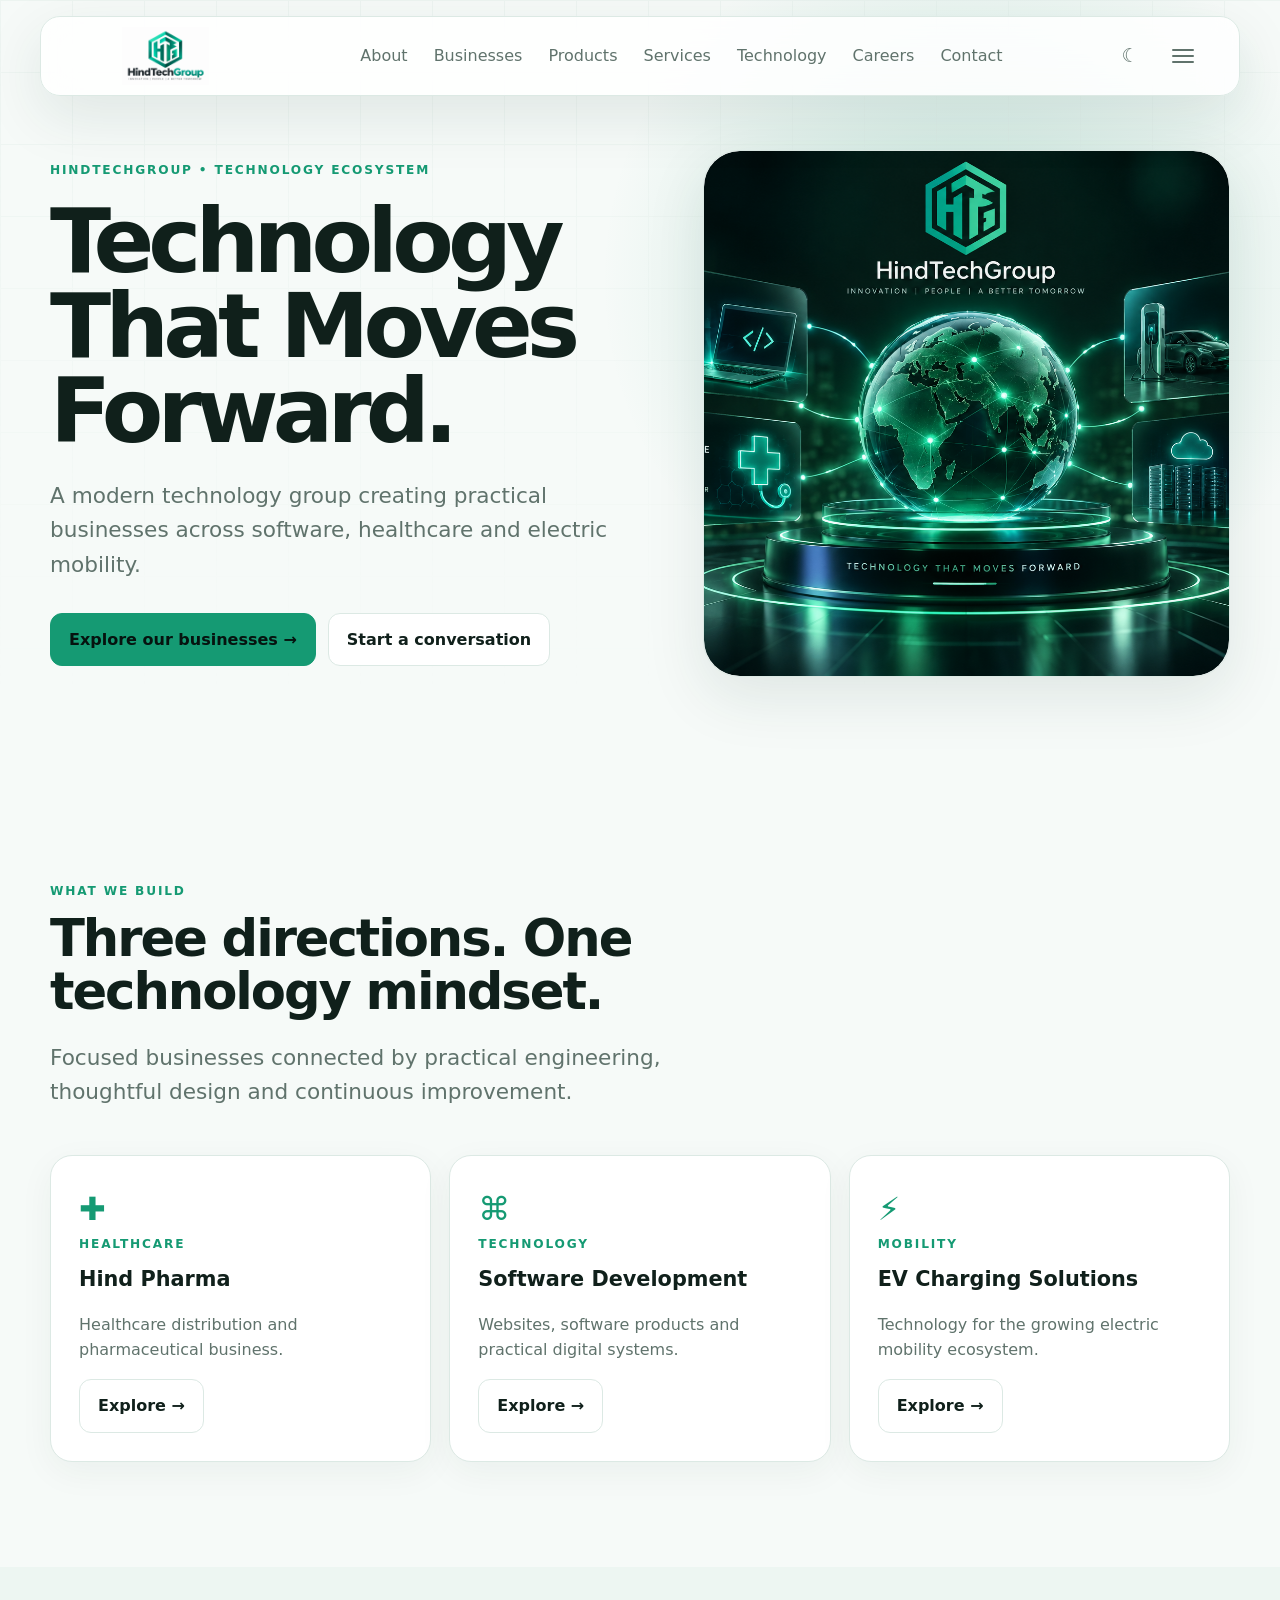
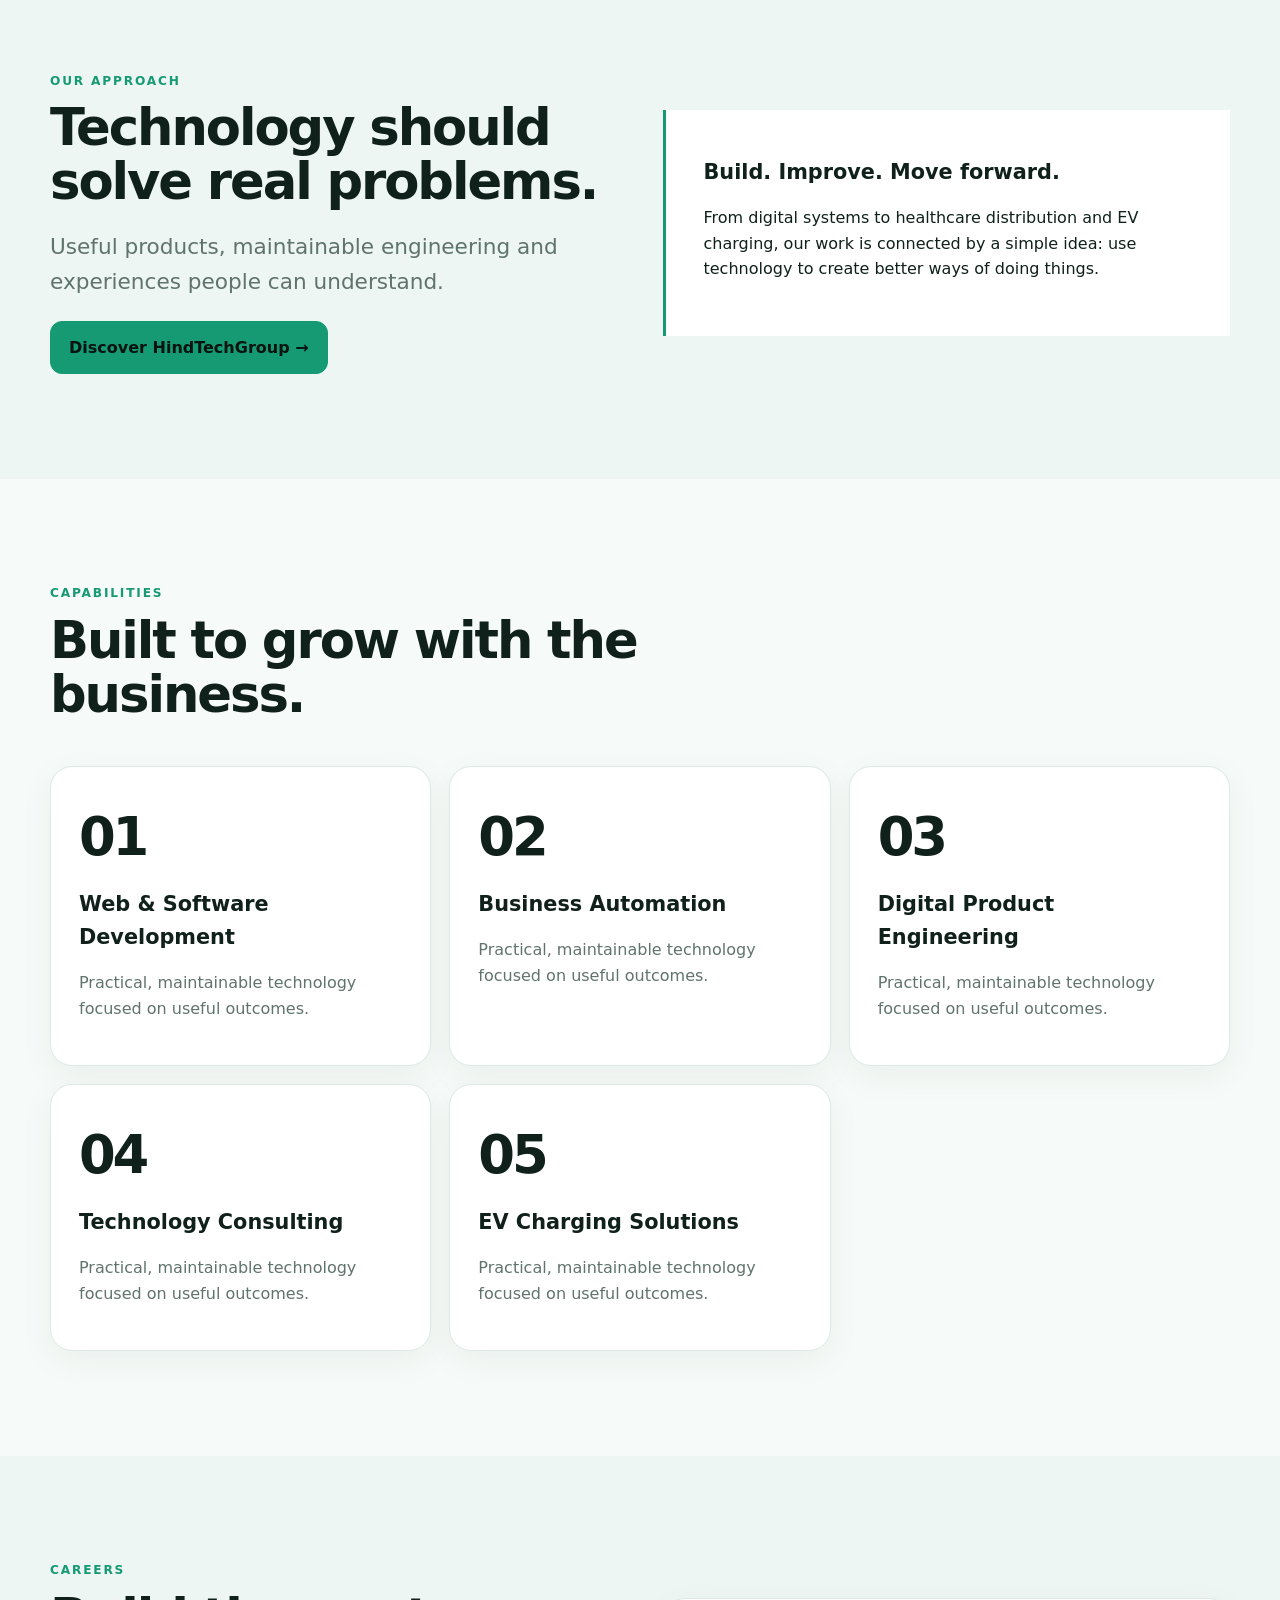
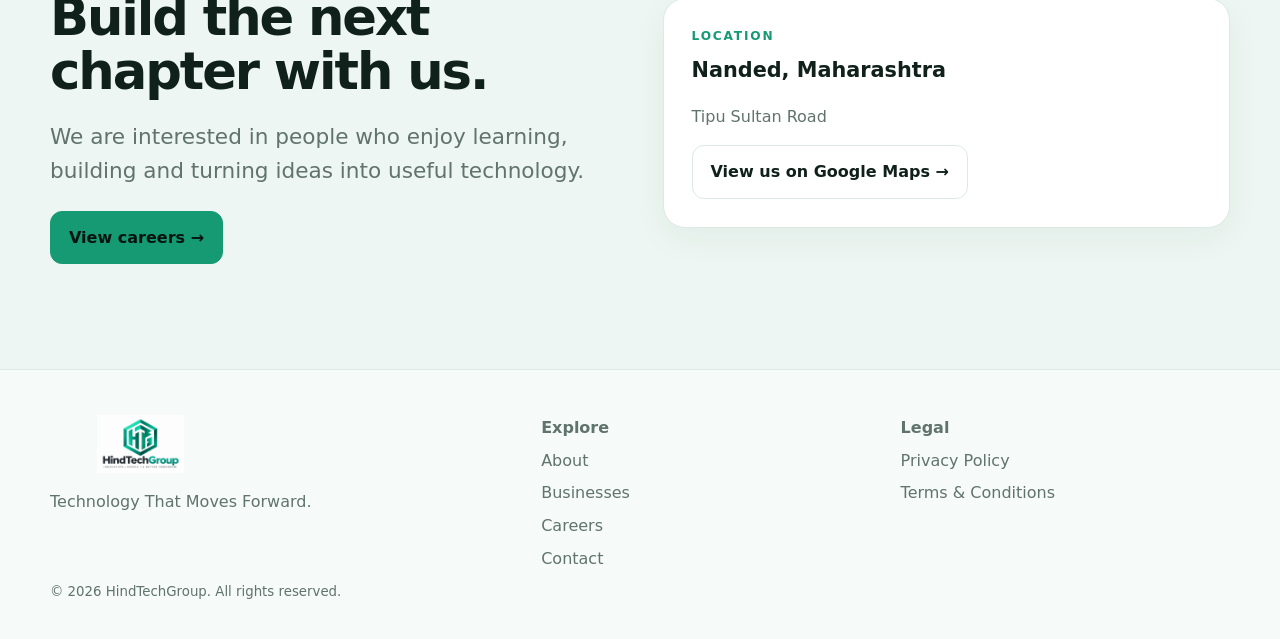
<file: index.html>
<!doctype html><html lang="en"><head><meta charset="utf-8"><meta name="viewport" content="width=device-width,initial-scale=1"><base href="View/"><script>(function(){var n=navigator,s=n.screen||{},u=n.userAgent||'',touch=(n.maxTouchPoints||0)>0,smallScreen=(s.width||0)<=700,appleTouch=/Macintosh|MacIntel/.test(u)&&touch,desktopUA=!/Mobi|Android.*Mobile|iPhone|iPod|Windows Phone/i.test(u),wideViewport=(window.innerWidth||0)>=900;var desktopRequest=touch&&((smallScreen&&desktopUA)||appleTouch&&wideViewport);if(desktopRequest){document.documentElement.dataset.layout='desktop';var v=document.querySelector('meta[name="viewport"]');if(v)v.setAttribute('content','width=980,initial-scale=1');}})();</script><meta name="description" content="HindTechGroup builds technology across software, healthcare and EV charging solutions."><link rel="canonical" href="https://hindtechgroup.co.in/"><meta name="theme-color" content="#159a73"><link rel="icon" href="../Assets/HTG_logo.png"><link rel="preload" as="image" href="../Assets/HTG_abstract%203D%20technology.png" fetchpriority="high"><link rel="stylesheet" href="styles.css"><title>HindTechGroup — Technology That Moves Forward.</title></head><body><header class="siteHeader"><div class="nav container"><a href="index.html"><img class="logo logoLight" src="../Assets/HTG_logo.png" alt="HindTechGroup"><img class="logo logoDark" src="../Assets/HTG_logo_dark.png" alt="HindTechGroup"></a><nav id="mainNav" class="navLinks" aria-label="Primary navigation"><a href="about.html">About</a><a href="businesses.html">Businesses</a><a href="products.html">Products</a><a href="services.html">Services</a><a href="technology.html">Technology</a><a href="careers.html">Careers</a><a href="contact.html">Contact</a></nav><div><button id="themeToggle" class="themeBtn" type="button" aria-label="Switch theme"><span class="themeIcon" aria-hidden="true">☼</span></button><button id="menuToggle" class="menuBtn" type="button" aria-controls="mainNav" aria-expanded="false" aria-label="Open navigation menu"><span class="menuIcon" aria-hidden="true"><i></i><i></i><i></i></span></button></div></div></header><main><section class="hero"><div class="container heroGrid"><div class="reveal"><div class="eyebrow">HINDTECHGROUP • TECHNOLOGY ECOSYSTEM</div><h1>Technology That Moves Forward.</h1><p class="lead">A modern technology group creating practical businesses across software, healthcare and electric mobility.</p><div class="actions"><a class="btn primary" href="businesses.html">Explore our businesses →</a><a class="btn secondary" href="contact.html">Start a conversation</a></div></div><div class="visual reveal"><img class="heroVisualImage" src="../Assets/HTG_abstract%203D%20technology.png" alt="Abstract 3D technology visual representing HindTechGroup" fetchpriority="high" decoding="async"></div></div></section><section class="section"><div class="container"><div class="sectionHead reveal"><div class="eyebrow">What we build</div><h2>Three directions. One technology mindset.</h2><p class="lead">Focused businesses connected by practical engineering, thoughtful design and continuous improvement.</p></div><div id="businessGrid" class="grid3"></div></div></section><section class="section alt"><div class="container split"><div class="reveal"><div class="eyebrow">Our approach</div><h2>Technology should solve real problems.</h2><p class="lead">Useful products, maintainable engineering and experiences people can understand.</p><a class="btn primary" href="about.html">Discover HindTechGroup →</a></div><div class="quote reveal"><h3>Build. Improve. Move forward.</h3><p>From digital systems to healthcare distribution and EV charging, our work is connected by a simple idea: use technology to create better ways of doing things.</p></div></div></section><section class="section"><div class="container"><div class="sectionHead reveal"><div class="eyebrow">Capabilities</div><h2>Built to grow with the business.</h2></div><div id="serviceGrid" class="grid3"></div></div></section><section class="section alt"><div class="container split"><div><div class="eyebrow">Careers</div><h2>Build the next chapter with us.</h2><p class="lead">We are interested in people who enjoy learning, building and turning ideas into useful technology.</p><a class="btn primary" href="careers.html">View careers →</a></div><div class="card"><div class="eyebrow">Location</div><h3>Nanded, Maharashtra</h3><p>Tipu Sultan Road</p><a class="btn secondary" target="_blank" rel="noopener" href="https://www.google.com/maps/search/?api=1&query=19.163365,77.329190">View us on Google Maps →</a></div></div></section></main><footer class="footer"><div class="container footerGrid"><div><img class="logo logoLight" src="../Assets/HTG_logo.png" alt="HindTechGroup" loading="lazy" decoding="async"><img class="logo logoDark" src="../Assets/HTG_logo_dark.png" alt="HindTechGroup" loading="lazy" decoding="async"><p>Technology That Moves Forward.</p></div><div><strong>Explore</strong><a href="about.html">About</a><a href="businesses.html">Businesses</a><a href="careers.html">Careers</a><a href="contact.html">Contact</a></div><div><strong>Legal</strong><a href="privacy.html">Privacy Policy</a><a href="terms.html">Terms & Conditions</a></div></div><div class="container"><small>© <span id="year"></span> HindTechGroup. All rights reserved.</small></div></footer><script type="module" src="site.js"></script></body></html>
</file>
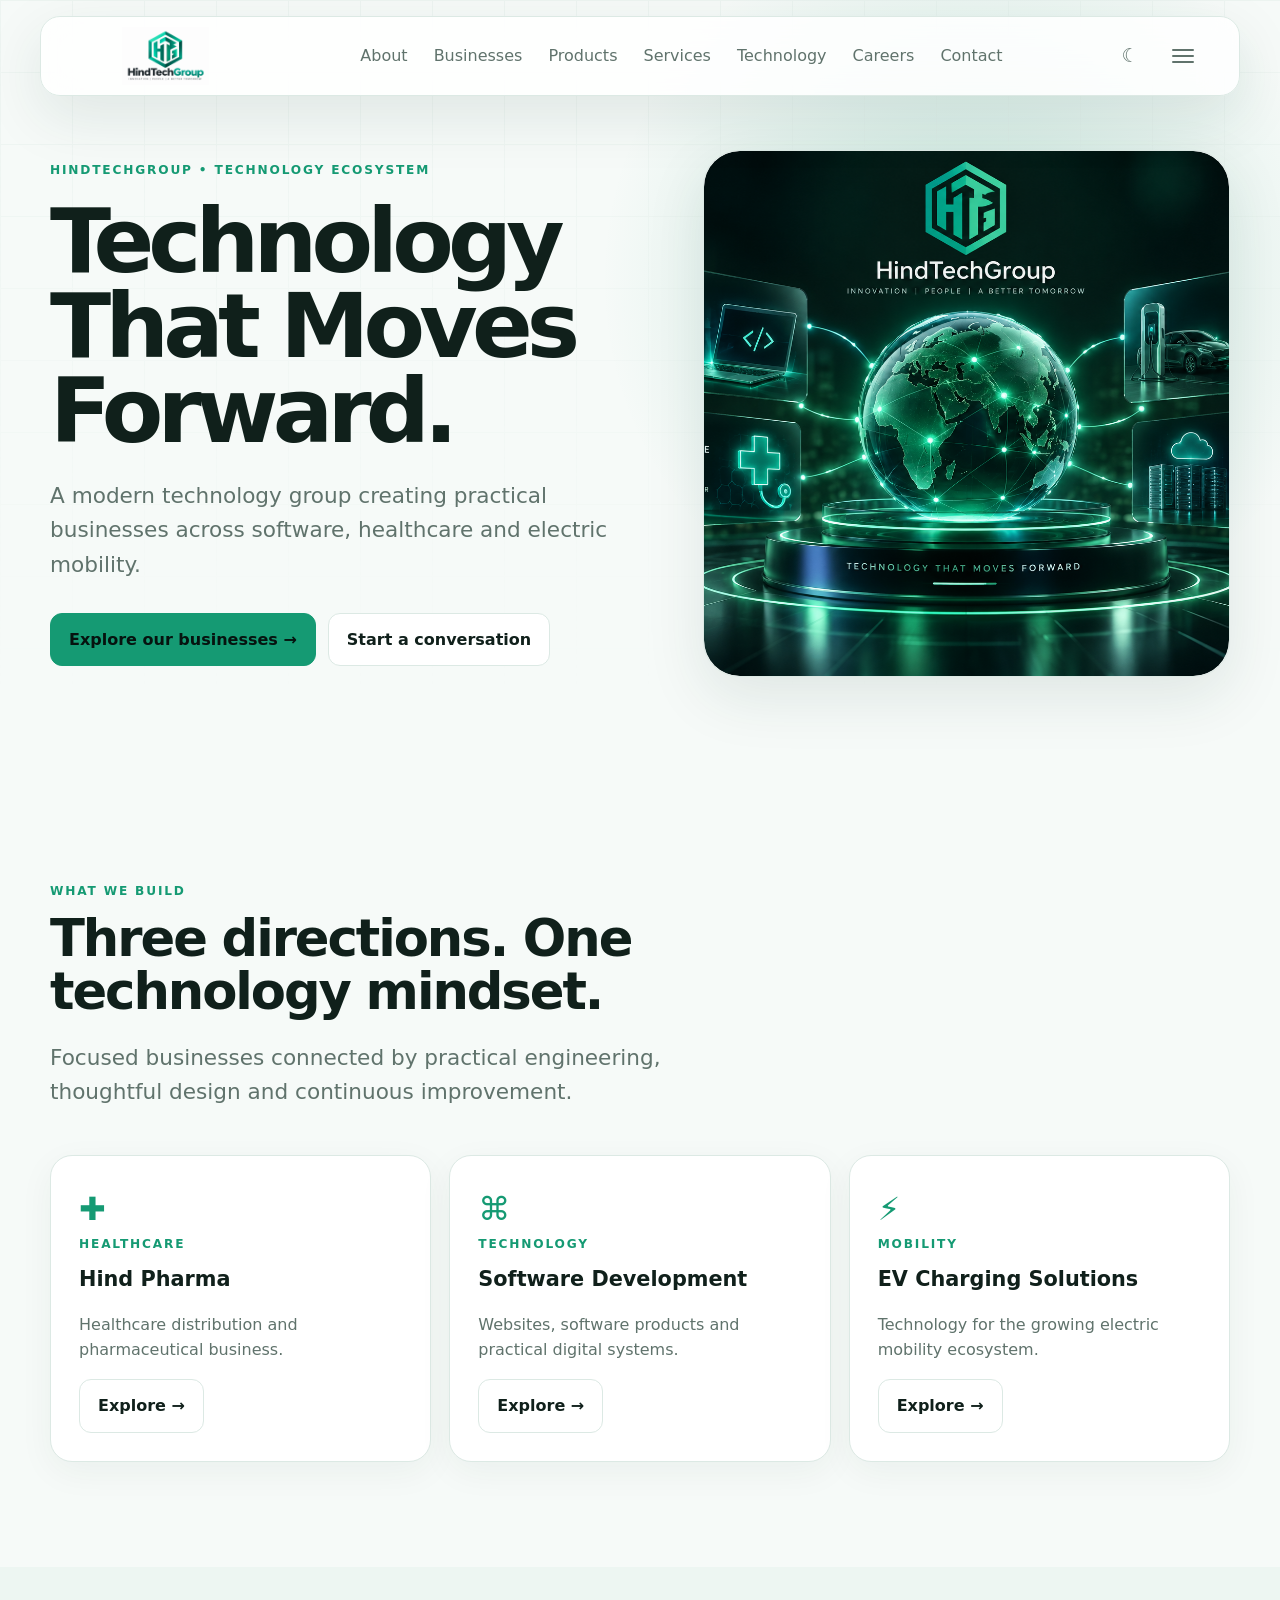
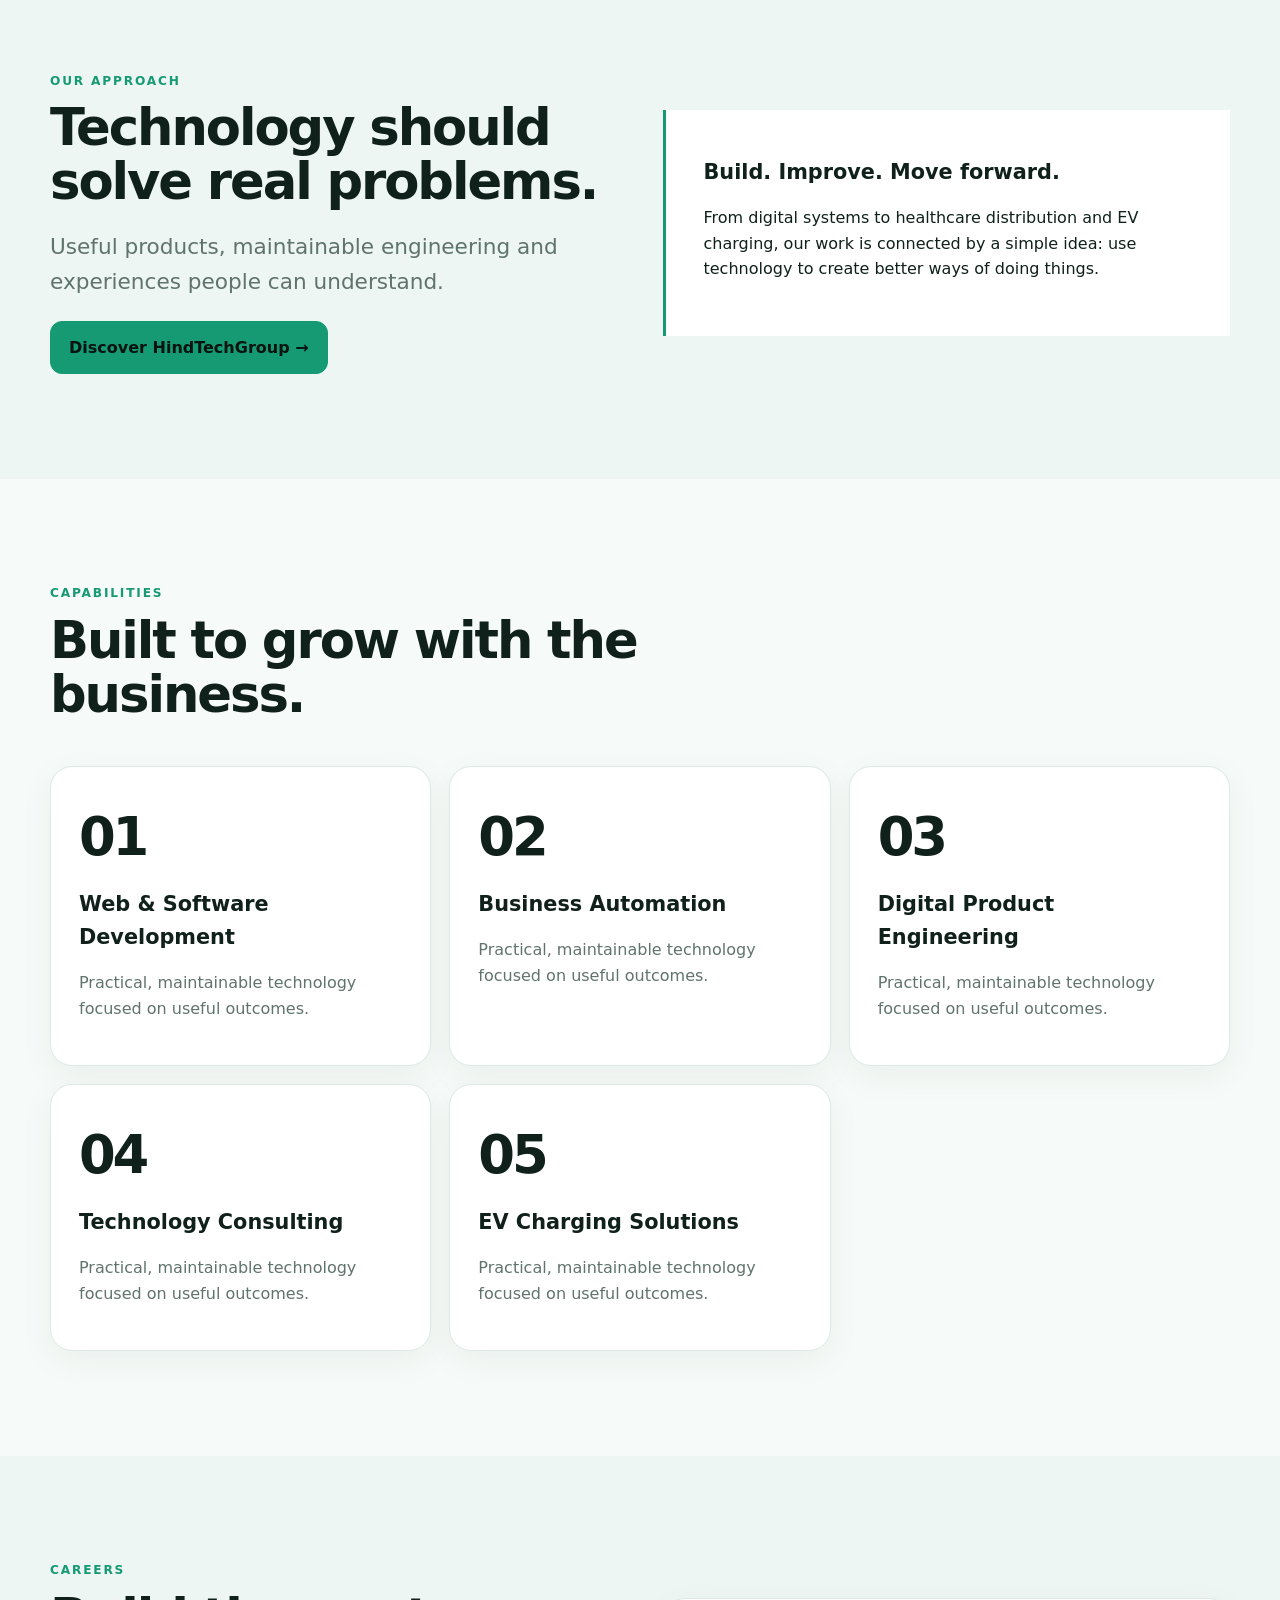
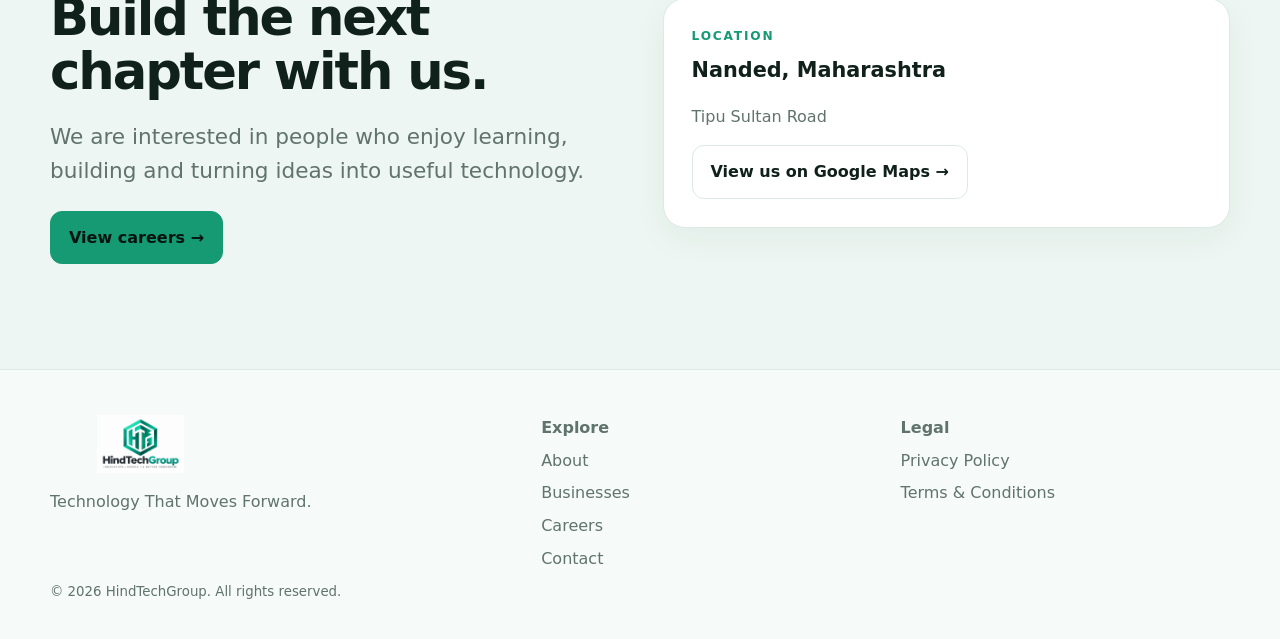
<file: View/index.html>
<!doctype html><html lang="en"><head><meta charset="utf-8"><meta name="viewport" content="width=device-width,initial-scale=1"><script>(function(){var n=navigator,s=n.screen||{},u=n.userAgent||'',touch=(n.maxTouchPoints||0)>0,smallScreen=(s.width||0)<=700,appleTouch=/Macintosh|MacIntel/.test(u)&&touch,desktopUA=!/Mobi|Android.*Mobile|iPhone|iPod|Windows Phone/i.test(u),wideViewport=(window.innerWidth||0)>=900;var desktopRequest=touch&&((smallScreen&&desktopUA)||appleTouch&&wideViewport);if(desktopRequest){document.documentElement.dataset.layout='desktop';var v=document.querySelector('meta[name="viewport"]');if(v)v.setAttribute('content','width=980,initial-scale=1');}})();</script><meta name="description" content="HindTechGroup builds technology across software, healthcare and EV charging solutions."><meta name="theme-color" content="#159a73"><link rel="icon" href="../Assets/HTG_logo.png"><link rel="preload" as="image" href="../Assets/HTG_abstract%203D%20technology.png" fetchpriority="high"><link rel="stylesheet" href="styles.css"><title>HindTechGroup — Technology That Moves Forward.</title></head><body><header class="siteHeader"><div class="nav container"><a href="index.html"><img class="logo logoLight" src="../Assets/HTG_logo.png" alt="HindTechGroup"><img class="logo logoDark" src="../Assets/HTG_logo_dark.png" alt="HindTechGroup"></a><nav id="mainNav" class="navLinks" aria-label="Primary navigation"><a href="about.html">About</a><a href="businesses.html">Businesses</a><a href="products.html">Products</a><a href="services.html">Services</a><a href="technology.html">Technology</a><a href="careers.html">Careers</a><a href="contact.html">Contact</a></nav><div><button id="themeToggle" class="themeBtn" type="button" aria-label="Switch theme"><span class="themeIcon" aria-hidden="true">☼</span></button><button id="menuToggle" class="menuBtn" type="button" aria-controls="mainNav" aria-expanded="false" aria-label="Open navigation menu"><span class="menuIcon" aria-hidden="true"><i></i><i></i><i></i></span></button></div></div></header><main><section class="hero"><div class="container heroGrid"><div class="reveal"><div class="eyebrow">HINDTECHGROUP • TECHNOLOGY ECOSYSTEM</div><h1>Technology That Moves Forward.</h1><p class="lead">A modern technology group creating practical businesses across software, healthcare and electric mobility.</p><div class="actions"><a class="btn primary" href="businesses.html">Explore our businesses →</a><a class="btn secondary" href="contact.html">Start a conversation</a></div></div><div class="visual reveal"><img class="heroVisualImage" src="../Assets/HTG_abstract%203D%20technology.png" alt="Abstract 3D technology visual representing HindTechGroup" fetchpriority="high" decoding="async"></div></div></section><section class="section"><div class="container"><div class="sectionHead reveal"><div class="eyebrow">What we build</div><h2>Three directions. One technology mindset.</h2><p class="lead">Focused businesses connected by practical engineering, thoughtful design and continuous improvement.</p></div><div id="businessGrid" class="grid3"></div></div></section><section class="section alt"><div class="container split"><div class="reveal"><div class="eyebrow">Our approach</div><h2>Technology should solve real problems.</h2><p class="lead">Useful products, maintainable engineering and experiences people can understand.</p><a class="btn primary" href="about.html">Discover HindTechGroup →</a></div><div class="quote reveal"><h3>Build. Improve. Move forward.</h3><p>From digital systems to healthcare distribution and EV charging, our work is connected by a simple idea: use technology to create better ways of doing things.</p></div></div></section><section class="section"><div class="container"><div class="sectionHead reveal"><div class="eyebrow">Capabilities</div><h2>Built to grow with the business.</h2></div><div id="serviceGrid" class="grid3"></div></div></section><section class="section alt"><div class="container split"><div><div class="eyebrow">Careers</div><h2>Build the next chapter with us.</h2><p class="lead">We are interested in people who enjoy learning, building and turning ideas into useful technology.</p><a class="btn primary" href="careers.html">View careers →</a></div><div class="card"><div class="eyebrow">Location</div><h3>Nanded, Maharashtra</h3><p>Tipu Sultan Road</p><a class="btn secondary" target="_blank" rel="noopener" href="https://www.google.com/maps/search/?api=1&query=19.163365,77.329190">View us on Google Maps →</a></div></div></section></main><footer class="footer"><div class="container footerGrid"><div><img class="logo logoLight" src="../Assets/HTG_logo.png" alt="HindTechGroup" loading="lazy" decoding="async"><img class="logo logoDark" src="../Assets/HTG_logo_dark.png" alt="HindTechGroup" loading="lazy" decoding="async"><p>Technology That Moves Forward.</p></div><div><strong>Explore</strong><a href="about.html">About</a><a href="businesses.html">Businesses</a><a href="careers.html">Careers</a><a href="contact.html">Contact</a></div><div><strong>Legal</strong><a href="privacy.html">Privacy Policy</a><a href="terms.html">Terms & Conditions</a></div></div><div class="container"><small>© <span id="year"></span> HindTechGroup. All rights reserved.</small></div></footer><script type="module" src="site.js"></script></body></html>
</file>
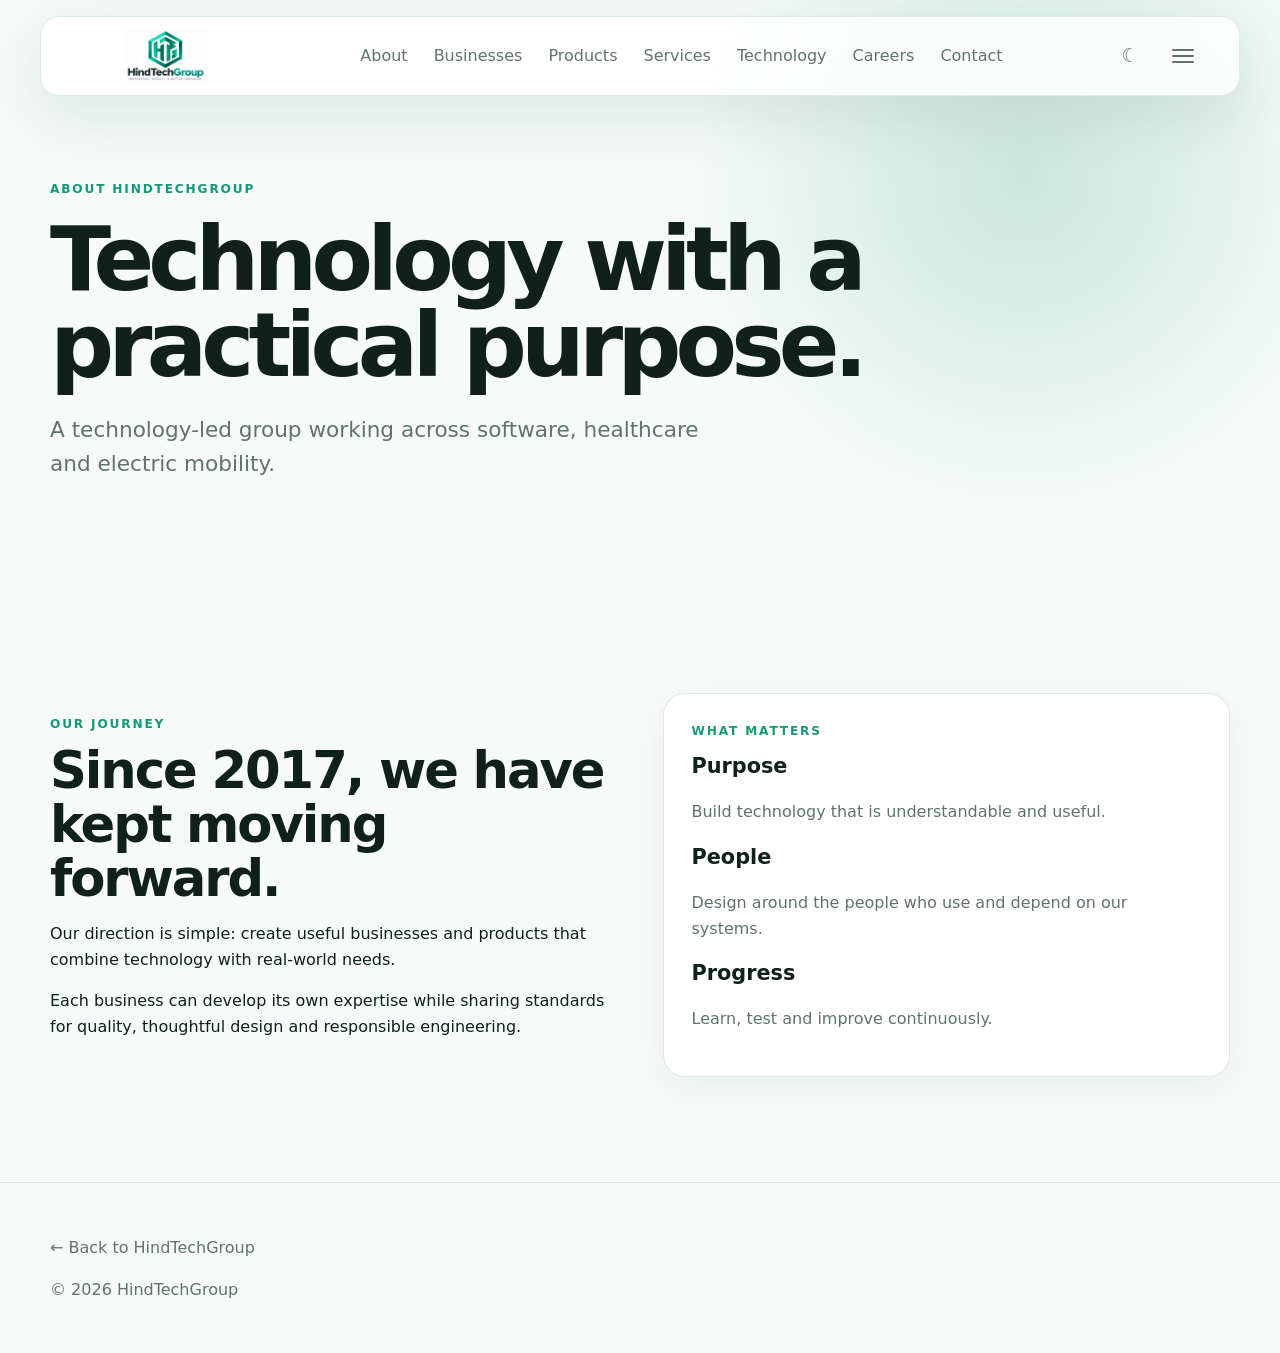
<file: View/about.html>
<!doctype html><html lang="en"><head><meta charset="utf-8"><meta name="viewport" content="width=device-width,initial-scale=1"><script>(function(){var n=navigator,s=n.screen||{},u=n.userAgent||'',touch=(n.maxTouchPoints||0)>0,smallScreen=(s.width||0)<=700,appleTouch=/Macintosh|MacIntel/.test(u)&&touch,desktopUA=!/Mobi|Android.*Mobile|iPhone|iPod|Windows Phone/i.test(u),wideViewport=(window.innerWidth||0)>=900;var desktopRequest=touch&&((smallScreen&&desktopUA)||appleTouch&&wideViewport);if(desktopRequest){document.documentElement.dataset.layout='desktop';var v=document.querySelector('meta[name="viewport"]');if(v)v.setAttribute('content','width=980,initial-scale=1');}})();</script><meta name="description" content="About HindTechGroup and its technology-led business ecosystem."><link rel="stylesheet" href="styles.css"><title>About HindTechGroup</title></head><body><header class="siteHeader"><div class="nav container"><a href="index.html"><img class="logo logoLight" src="../Assets/HTG_logo.png" alt="HindTechGroup"><img class="logo logoDark" src="../Assets/HTG_logo_dark.png" alt="HindTechGroup"></a><nav id="mainNav" class="navLinks" aria-label="Primary navigation"><a href="about.html">About</a><a href="businesses.html">Businesses</a><a href="products.html">Products</a><a href="services.html">Services</a><a href="technology.html">Technology</a><a href="careers.html">Careers</a><a href="contact.html">Contact</a></nav><div><button id="themeToggle" class="themeBtn" type="button" aria-label="Switch theme"><span class="themeIcon" aria-hidden="true">☼</span></button><button id="menuToggle" class="menuBtn" type="button" aria-controls="mainNav" aria-expanded="false" aria-label="Open navigation menu"><span class="menuIcon" aria-hidden="true"><i></i><i></i><i></i></span></button></div></div></header><main><section class="pageHero"><div class="container"><div class="eyebrow">ABOUT HINDTECHGROUP</div><h1>Technology with a practical purpose.</h1><p class="lead">A technology-led group working across software, healthcare and electric mobility.</p></div></section><section class="section"><div class="container split"><div class="reveal"><div class="eyebrow">OUR JOURNEY</div><h2>Since 2017, we have kept moving forward.</h2><p>Our direction is simple: create useful businesses and products that combine technology with real-world needs.</p><p>Each business can develop its own expertise while sharing standards for quality, thoughtful design and responsible engineering.</p></div><div class="card reveal"><div class="eyebrow">What matters</div><h3>Purpose</h3><p>Build technology that is understandable and useful.</p><h3>People</h3><p>Design around the people who use and depend on our systems.</p><h3>Progress</h3><p>Learn, test and improve continuously.</p></div></div></section></main><footer class="footer"><div class="container"><a href="index.html">← Back to HindTechGroup</a><p>© <span id="year"></span> HindTechGroup</p></div></footer><script type="module" src="sitePage.js"></script></body></html>
</file>
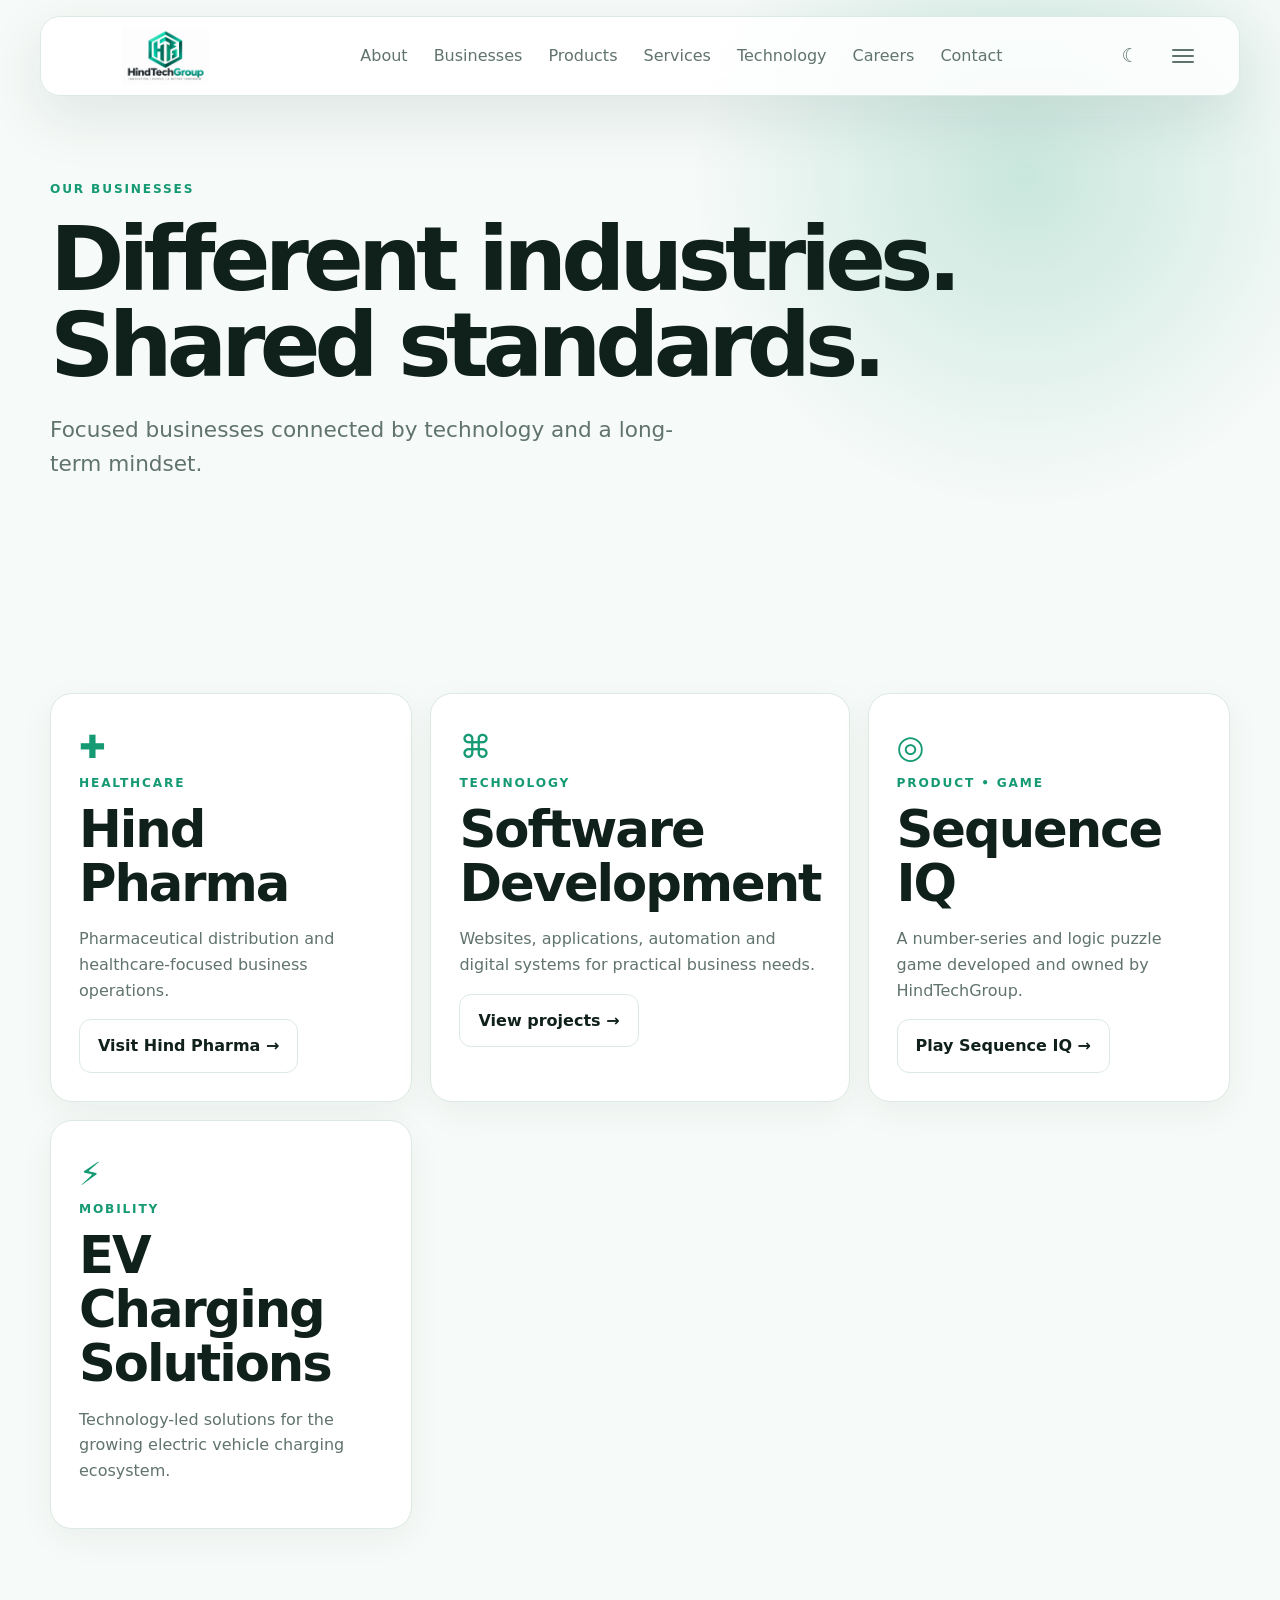
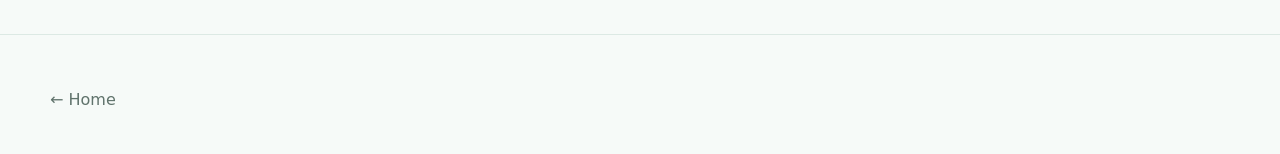
<file: View/businesses.html>
<!doctype html><html lang="en"><head><meta charset="utf-8"><meta name="viewport" content="width=device-width,initial-scale=1"><script>(function(){var n=navigator,s=n.screen||{},u=n.userAgent||'',touch=(n.maxTouchPoints||0)>0,smallScreen=(s.width||0)<=700,appleTouch=/Macintosh|MacIntel/.test(u)&&touch,desktopUA=!/Mobi|Android.*Mobile|iPhone|iPod|Windows Phone/i.test(u),wideViewport=(window.innerWidth||0)>=900;var desktopRequest=touch&&((smallScreen&&desktopUA)||appleTouch&&wideViewport);if(desktopRequest){document.documentElement.dataset.layout='desktop';var v=document.querySelector('meta[name="viewport"]');if(v)v.setAttribute('content','width=980,initial-scale=1');}})();</script><meta name="description" content="HindTechGroup businesses: Hind Pharma, software development and EV charging solutions."><link rel="stylesheet" href="styles.css"><title>Businesses — HindTechGroup</title></head><body><header class="siteHeader"><div class="nav container"><a href="index.html"><img class="logo logoLight" src="../Assets/HTG_logo.png" alt="HindTechGroup"><img class="logo logoDark" src="../Assets/HTG_logo_dark.png" alt="HindTechGroup"></a><nav id="mainNav" class="navLinks" aria-label="Primary navigation"><a href="about.html">About</a><a href="businesses.html">Businesses</a><a href="products.html">Products</a><a href="services.html">Services</a><a href="technology.html">Technology</a><a href="careers.html">Careers</a><a href="contact.html">Contact</a></nav><div><button id="themeToggle" class="themeBtn" type="button" aria-label="Switch theme"><span class="themeIcon" aria-hidden="true">☼</span></button><button id="menuToggle" class="menuBtn" type="button" aria-controls="mainNav" aria-expanded="false" aria-label="Open navigation menu"><span class="menuIcon" aria-hidden="true"><i></i><i></i><i></i></span></button></div></div></header><main><section class="pageHero"><div class="container"><div class="eyebrow">OUR BUSINESSES</div><h1>Different industries. Shared standards.</h1><p class="lead">Focused businesses connected by technology and a long-term mindset.</p></div></section><section class="section"><div class="container grid3"><article id="pharma" class="card reveal"><div class="icon">✚</div><div class="eyebrow">Healthcare</div><h2>Hind Pharma</h2><p>Pharmaceutical distribution and healthcare-focused business operations.</p><a class="btn secondary" href="https://muhammedayaz77.github.io/HindPharma/shop/hind-pharma" target="_blank" rel="noopener">Visit Hind Pharma →</a></article><article id="software" class="card reveal"><div class="icon">⌘</div><div class="eyebrow">Technology</div><h2>Software Development</h2><p>Websites, applications, automation and digital systems for practical business needs.</p><a class="btn secondary" href="projects.html">View projects →</a></article><article id="sequence-iq" class="card reveal"><div class="icon">◎</div><div class="eyebrow">Product • Game</div><h2>Sequence IQ</h2><p>A number-series and logic puzzle game developed and owned by HindTechGroup.</p><a class="btn secondary" href="https://muhammedayaz77.github.io/Sequence-IQ/web/" target="_blank" rel="noopener">Play Sequence IQ →</a></article><article id="ev" class="card reveal"><div class="icon">⚡</div><div class="eyebrow">Mobility</div><h2>EV Charging Solutions</h2><p>Technology-led solutions for the growing electric vehicle charging ecosystem.</p></article></div></section></main><footer class="footer"><div class="container"><a href="index.html">← Home</a></div></footer><script type="module" src="sitePage.js"></script></body></html>
</file>
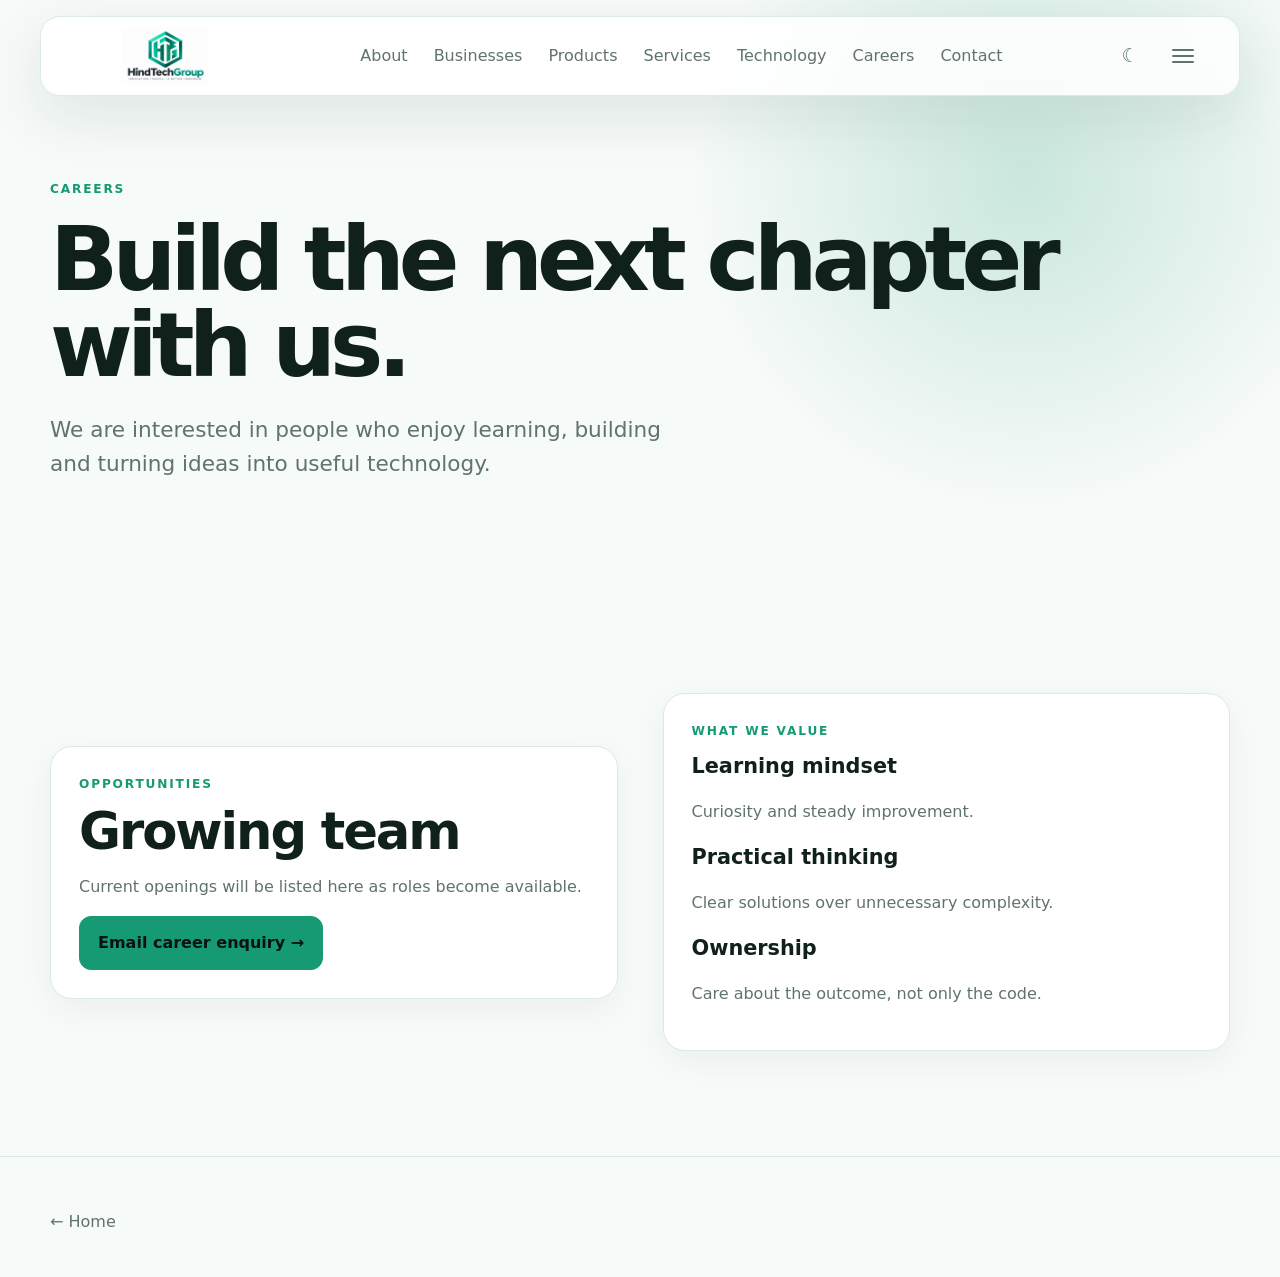
<file: View/careers.html>
<!doctype html><html lang="en"><head><meta charset="utf-8"><meta name="viewport" content="width=device-width,initial-scale=1"><script>(function(){var n=navigator,s=n.screen||{},u=n.userAgent||'',touch=(n.maxTouchPoints||0)>0,smallScreen=(s.width||0)<=700,appleTouch=/Macintosh|MacIntel/.test(u)&&touch,desktopUA=!/Mobi|Android.*Mobile|iPhone|iPod|Windows Phone/i.test(u),wideViewport=(window.innerWidth||0)>=900;var desktopRequest=touch&&((smallScreen&&desktopUA)||appleTouch&&wideViewport);if(desktopRequest){document.documentElement.dataset.layout='desktop';var v=document.querySelector('meta[name="viewport"]');if(v)v.setAttribute('content','width=980,initial-scale=1');}})();</script><meta name="description" content="Careers and opportunities at HindTechGroup."><link rel="stylesheet" href="styles.css"><title>Careers — HindTechGroup</title></head><body><header class="siteHeader"><div class="nav container"><a href="index.html"><img class="logo logoLight" src="../Assets/HTG_logo.png" alt="HindTechGroup"><img class="logo logoDark" src="../Assets/HTG_logo_dark.png" alt="HindTechGroup"></a><nav id="mainNav" class="navLinks" aria-label="Primary navigation"><a href="about.html">About</a><a href="businesses.html">Businesses</a><a href="products.html">Products</a><a href="services.html">Services</a><a href="technology.html">Technology</a><a href="careers.html">Careers</a><a href="contact.html">Contact</a></nav><div><button id="themeToggle" class="themeBtn" type="button" aria-label="Switch theme"><span class="themeIcon" aria-hidden="true">☼</span></button><button id="menuToggle" class="menuBtn" type="button" aria-controls="mainNav" aria-expanded="false" aria-label="Open navigation menu"><span class="menuIcon" aria-hidden="true"><i></i><i></i><i></i></span></button></div></div></header><main><section class="pageHero"><div class="container"><div class="eyebrow">CAREERS</div><h1>Build the next chapter with us.</h1><p class="lead">We are interested in people who enjoy learning, building and turning ideas into useful technology.</p></div></section><section class="section"><div class="container split"><div class="card reveal"><div class="eyebrow">Opportunities</div><h2>Growing team</h2><p>Current openings will be listed here as roles become available.</p><a class="btn primary" href="#" data-mail-subject="Career enquiry at HindTechGroup">Email career enquiry →</a></div><div class="card reveal"><div class="eyebrow">What we value</div><h3>Learning mindset</h3><p>Curiosity and steady improvement.</p><h3>Practical thinking</h3><p>Clear solutions over unnecessary complexity.</p><h3>Ownership</h3><p>Care about the outcome, not only the code.</p></div></div></section></main><footer class="footer"><div class="container"><a href="index.html">← Home</a></div></footer><script type="module" src="sitePage.js"></script></body></html>
</file>
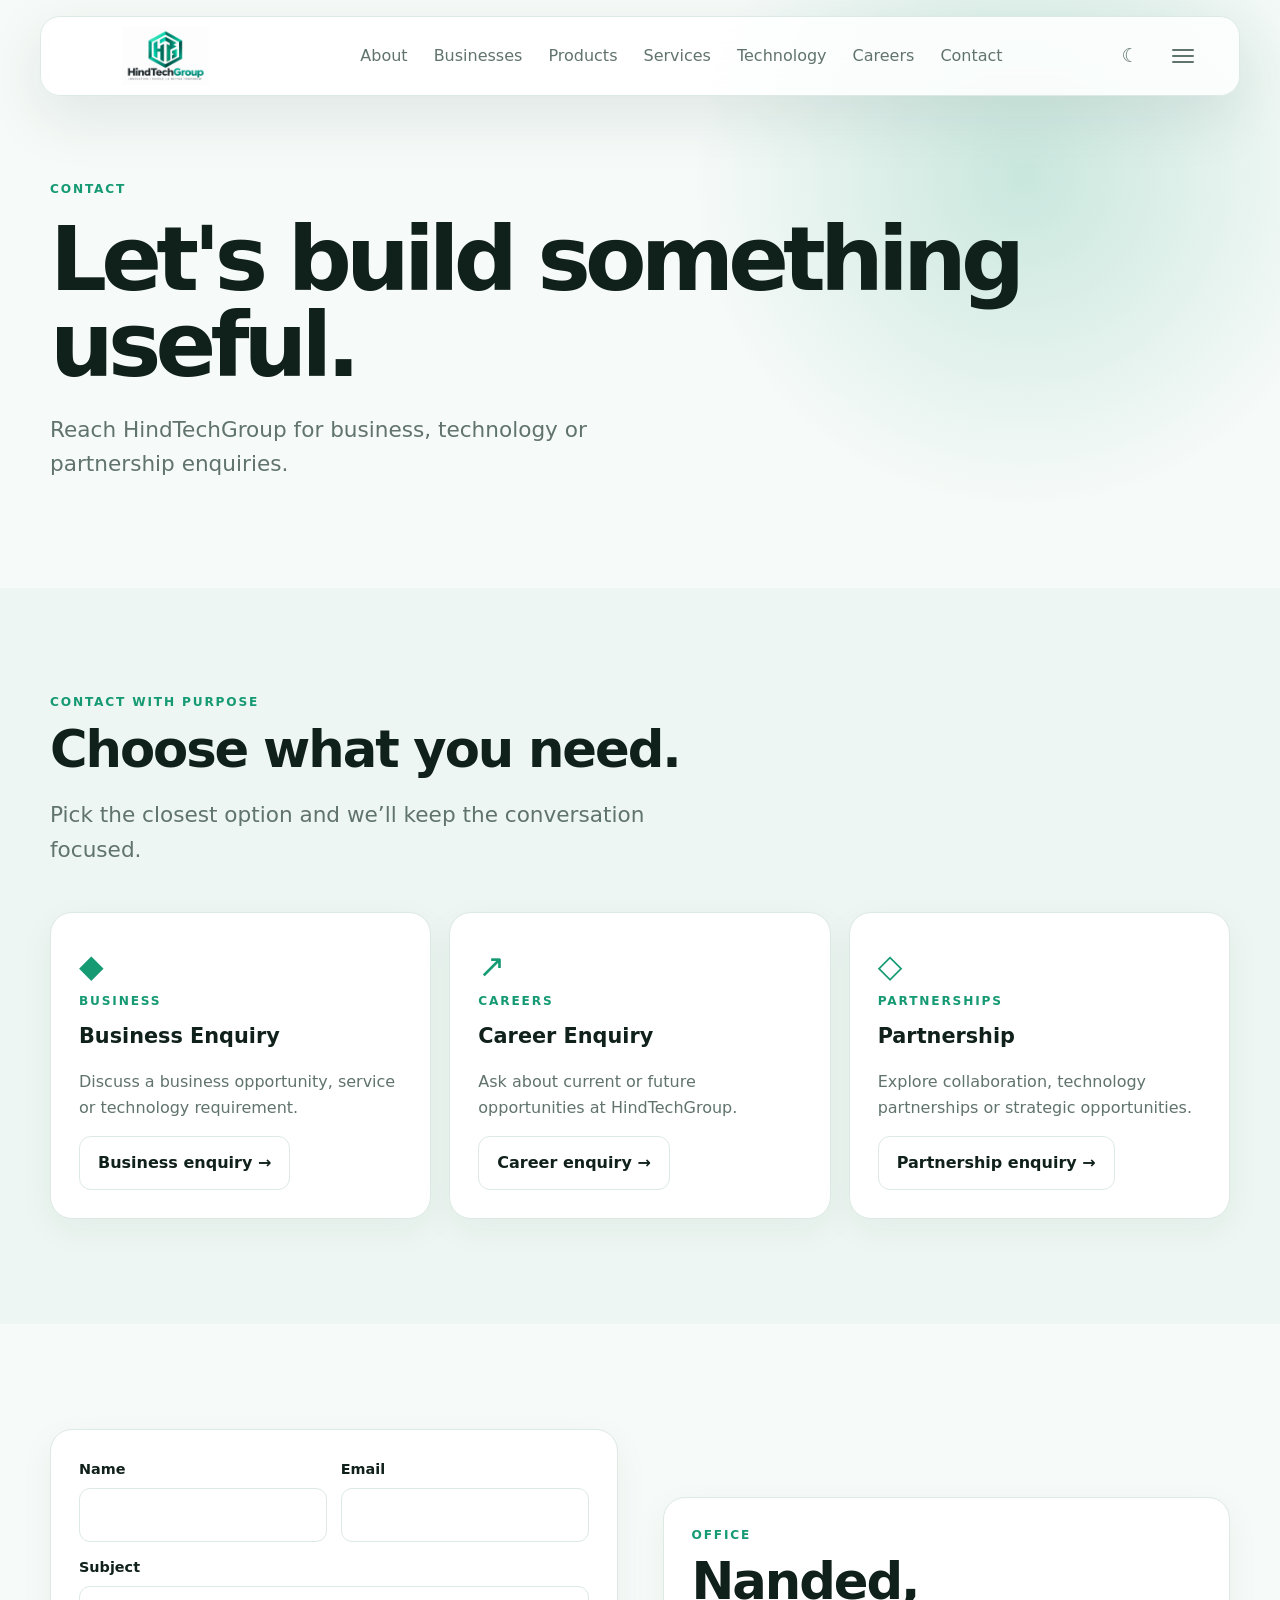
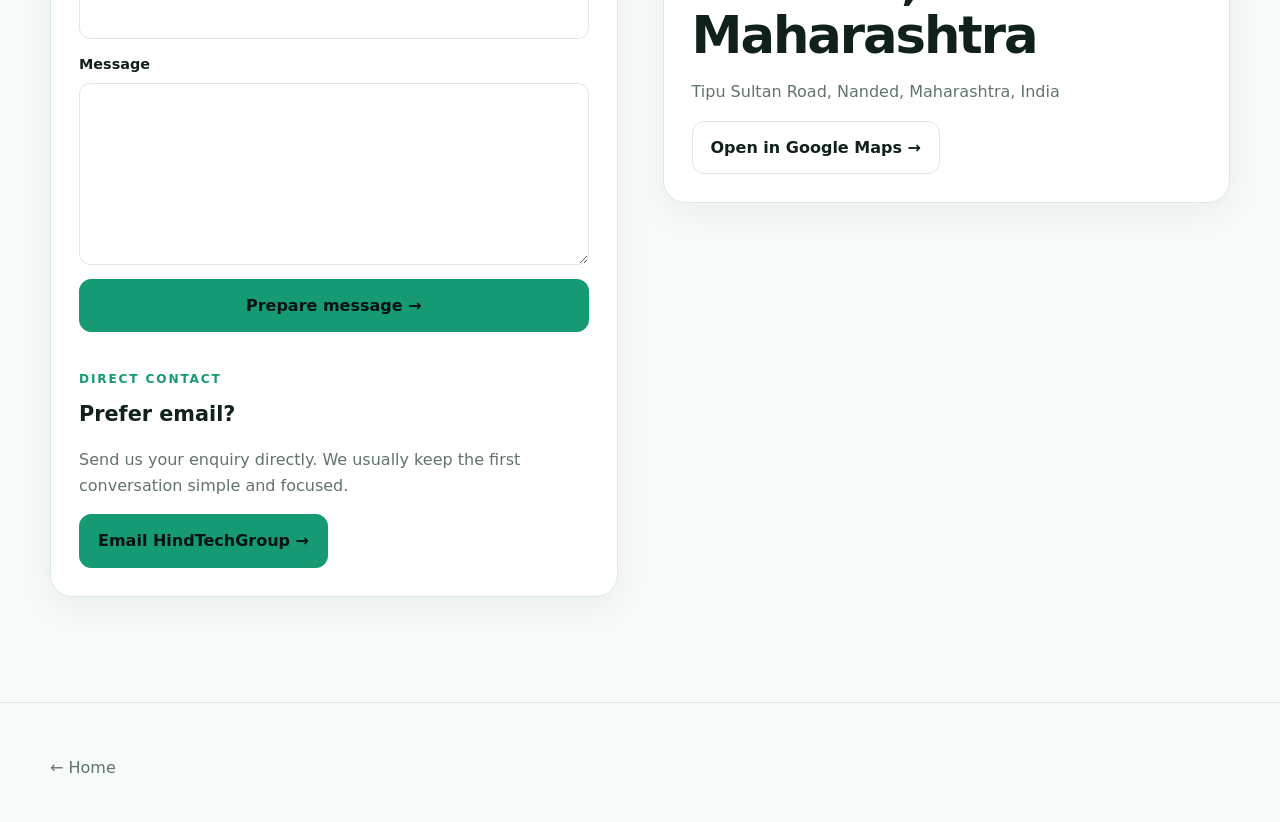
<file: View/contact.html>
<!doctype html><html lang="en"><head><meta charset="utf-8"><meta name="viewport" content="width=device-width,initial-scale=1"><script>(function(){var n=navigator,s=n.screen||{},u=n.userAgent||'',touch=(n.maxTouchPoints||0)>0,smallScreen=(s.width||0)<=700,appleTouch=/Macintosh|MacIntel/.test(u)&&touch,desktopUA=!/Mobi|Android.*Mobile|iPhone|iPod|Windows Phone/i.test(u),wideViewport=(window.innerWidth||0)>=900;var desktopRequest=touch&&((smallScreen&&desktopUA)||appleTouch&&wideViewport);if(desktopRequest){document.documentElement.dataset.layout='desktop';var v=document.querySelector('meta[name="viewport"]');if(v)v.setAttribute('content','width=980,initial-scale=1');}})();</script><meta name="description" content="Contact HindTechGroup in Nanded, Maharashtra."><link rel="stylesheet" href="styles.css"><title>Contact — HindTechGroup</title></head><body><header class="siteHeader"><div class="nav container"><a href="index.html"><img class="logo logoLight" src="../Assets/HTG_logo.png" alt="HindTechGroup"><img class="logo logoDark" src="../Assets/HTG_logo_dark.png" alt="HindTechGroup"></a><nav id="mainNav" class="navLinks" aria-label="Primary navigation"><a href="about.html">About</a><a href="businesses.html">Businesses</a><a href="products.html">Products</a><a href="services.html">Services</a><a href="technology.html">Technology</a><a href="careers.html">Careers</a><a href="contact.html">Contact</a></nav><div><button id="themeToggle" class="themeBtn" type="button" aria-label="Switch theme"><span class="themeIcon" aria-hidden="true">☼</span></button><button id="menuToggle" class="menuBtn" type="button" aria-controls="mainNav" aria-expanded="false" aria-label="Open navigation menu"><span class="menuIcon" aria-hidden="true"><i></i><i></i><i></i></span></button></div></div></header><main><section class="pageHero"><div class="container"><div class="eyebrow">CONTACT</div><h1>Let's build something useful.</h1><p class="lead">Reach HindTechGroup for business, technology or partnership enquiries.</p></div></section><section class="section alt"><div class="container"><div class="sectionHead"><div class="eyebrow">CONTACT WITH PURPOSE</div><h2>Choose what you need.</h2><p class="lead">Pick the closest option and we’ll keep the conversation focused.</p></div><div class="grid3"><a class="card reveal" href="#" data-mail-subject="Business Enquiry - HindTechGroup"><div class="icon">◆</div><div class="eyebrow">BUSINESS</div><h3>Business Enquiry</h3><p>Discuss a business opportunity, service or technology requirement.</p><span class="btn secondary">Business enquiry →</span></a><a class="card reveal" href="#" data-mail-subject="Career Enquiry - HindTechGroup"><div class="icon">↗</div><div class="eyebrow">CAREERS</div><h3>Career Enquiry</h3><p>Ask about current or future opportunities at HindTechGroup.</p><span class="btn secondary">Career enquiry →</span></a><a class="card reveal" href="#" data-mail-subject="Partnership Enquiry - HindTechGroup"><div class="icon">◇</div><div class="eyebrow">PARTNERSHIPS</div><h3>Partnership</h3><p>Explore collaboration, technology partnerships or strategic opportunities.</p><span class="btn secondary">Partnership enquiry →</span></a></div></div></section><section class="section"><div class="container split"><div class="card"><form class="form" data-demo-form><div class="formGrid"><div class="field"><label for="name">Name</label><input id="name" name="name" required autocomplete="name"></div><div class="field"><label for="email">Email</label><input id="email" name="email" type="email" required autocomplete="email"></div></div><div class="field"><label for="subject">Subject</label><input id="subject" name="subject" required></div><div class="field"><label for="message">Message</label><textarea id="message" name="message" rows="6" required></textarea></div><button class="btn primary" type="submit">Prepare message →</button><div class="formStatus" aria-live="polite"></div></form><div class="contactDirect"><div class="eyebrow">DIRECT CONTACT</div><h3>Prefer email?</h3><p>Send us your enquiry directly. We usually keep the first conversation simple and focused.</p><a class="btn primary" href="#" data-mail-subject="HindTechGroup Website Enquiry">Email HindTechGroup →</a></div></div><div><div class="card"><div class="eyebrow">OFFICE</div><h2>Nanded, Maharashtra</h2><p>Tipu Sultan Road, Nanded, Maharashtra, India</p><a class="btn secondary" target="_blank" rel="noopener" href="https://www.google.com/maps/search/?api=1&query=19.163365,77.329190">Open in Google Maps →</a></div><div style="height:18px"></div><iframe class="map" loading="lazy" title="HindTechGroup office map" src="https://www.openstreetmap.org/export/embed.html?bbox=77.31919%2C19.153365%2C77.33919%2C19.173365&amp;layer=mapnik&amp;marker=19.163365%2C77.329190"></iframe></div></div></section></main><footer class="footer"><div class="container"><a href="index.html">← Home</a></div></footer><script type="module" src="sitePage.js"></script></body></html>
</file>
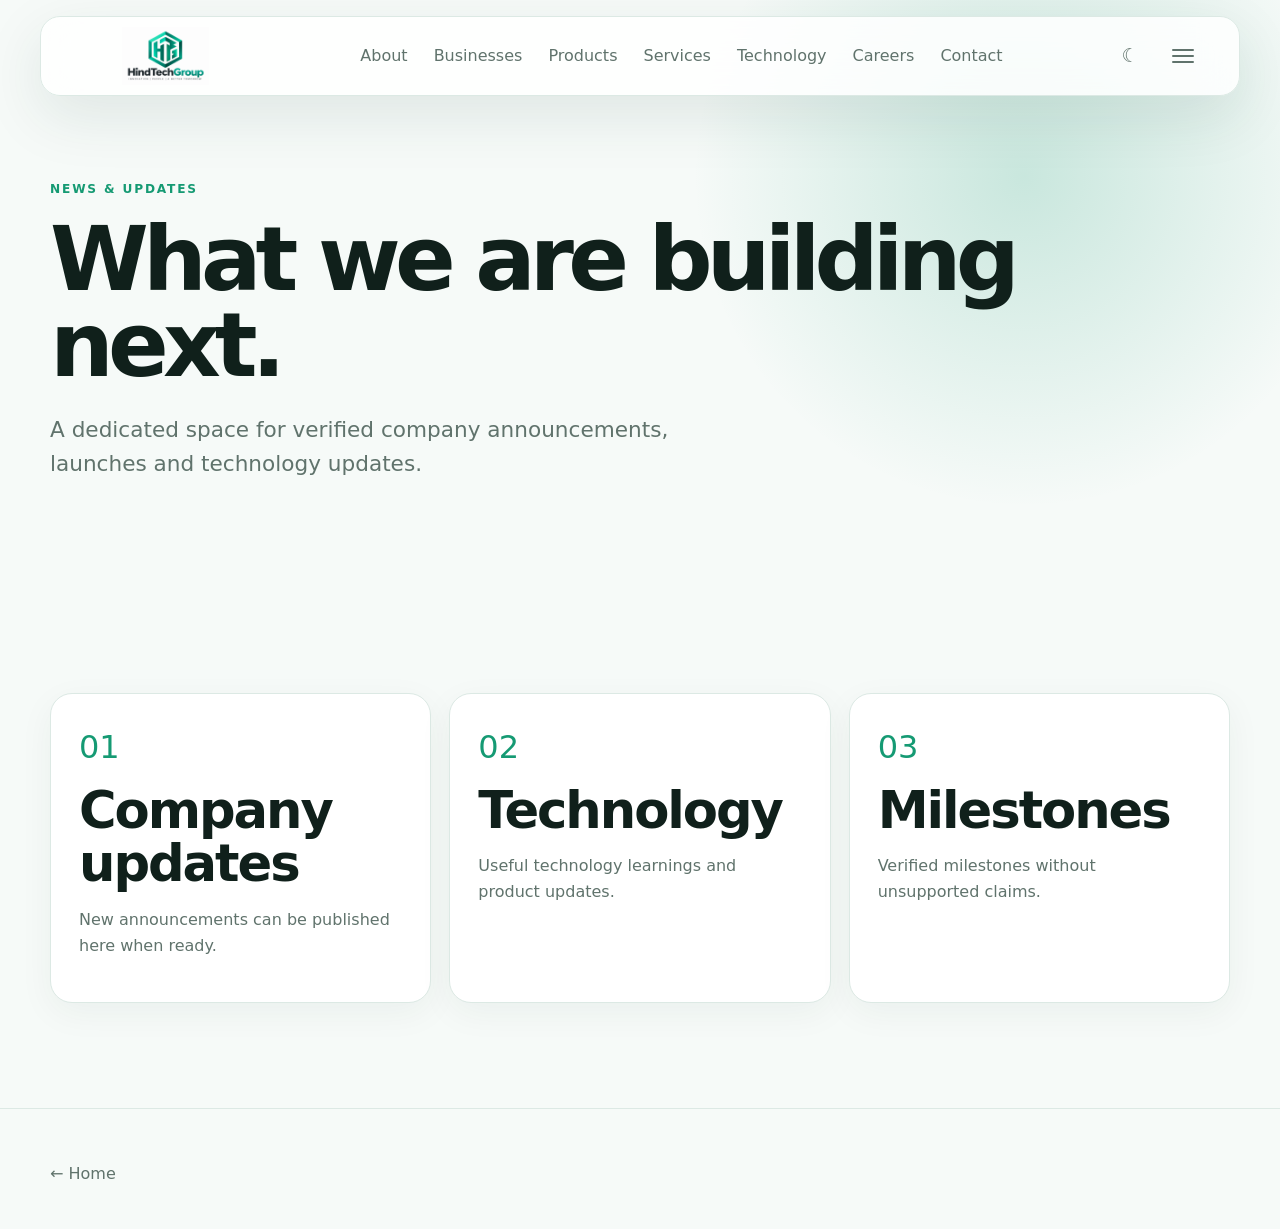
<file: View/news.html>
<!doctype html><html lang="en"><head><meta charset="utf-8"><meta name="viewport" content="width=device-width,initial-scale=1"><script>(function(){var n=navigator,s=n.screen||{},u=n.userAgent||'',touch=(n.maxTouchPoints||0)>0,smallScreen=(s.width||0)<=700,appleTouch=/Macintosh|MacIntel/.test(u)&&touch,desktopUA=!/Mobi|Android.*Mobile|iPhone|iPod|Windows Phone/i.test(u),wideViewport=(window.innerWidth||0)>=900;var desktopRequest=touch&&((smallScreen&&desktopUA)||appleTouch&&wideViewport);if(desktopRequest){document.documentElement.dataset.layout='desktop';var v=document.querySelector('meta[name="viewport"]');if(v)v.setAttribute('content','width=980,initial-scale=1');}})();</script><meta name="description" content="HindTechGroup company news and updates."><link rel="stylesheet" href="styles.css"><title>News & Updates — HindTechGroup</title></head><body><header class="siteHeader"><div class="nav container"><a href="index.html"><img class="logo logoLight" src="../Assets/HTG_logo.png" alt="HindTechGroup"><img class="logo logoDark" src="../Assets/HTG_logo_dark.png" alt="HindTechGroup"></a><nav id="mainNav" class="navLinks" aria-label="Primary navigation"><a href="about.html">About</a><a href="businesses.html">Businesses</a><a href="products.html">Products</a><a href="services.html">Services</a><a href="technology.html">Technology</a><a href="careers.html">Careers</a><a href="contact.html">Contact</a></nav><div><button id="themeToggle" class="themeBtn" type="button" aria-label="Switch theme"><span class="themeIcon" aria-hidden="true">☼</span></button><button id="menuToggle" class="menuBtn" type="button" aria-controls="mainNav" aria-expanded="false" aria-label="Open navigation menu"><span class="menuIcon" aria-hidden="true"><i></i><i></i><i></i></span></button></div></div></header><main><section class="pageHero"><div class="container"><div class="eyebrow">NEWS & UPDATES</div><h1>What we are building next.</h1><p class="lead">A dedicated space for verified company announcements, launches and technology updates.</p></div></section><section class="section"><div class="container grid3"><article class="card reveal"><div class="icon">01</div><h2>Company updates</h2><p>New announcements can be published here when ready.</p></article><article class="card reveal"><div class="icon">02</div><h2>Technology</h2><p>Useful technology learnings and product updates.</p></article><article class="card reveal"><div class="icon">03</div><h2>Milestones</h2><p>Verified milestones without unsupported claims.</p></article></div></section></main><footer class="footer"><div class="container"><a href="index.html">← Home</a></div></footer><script type="module" src="sitePage.js"></script></body></html>
</file>
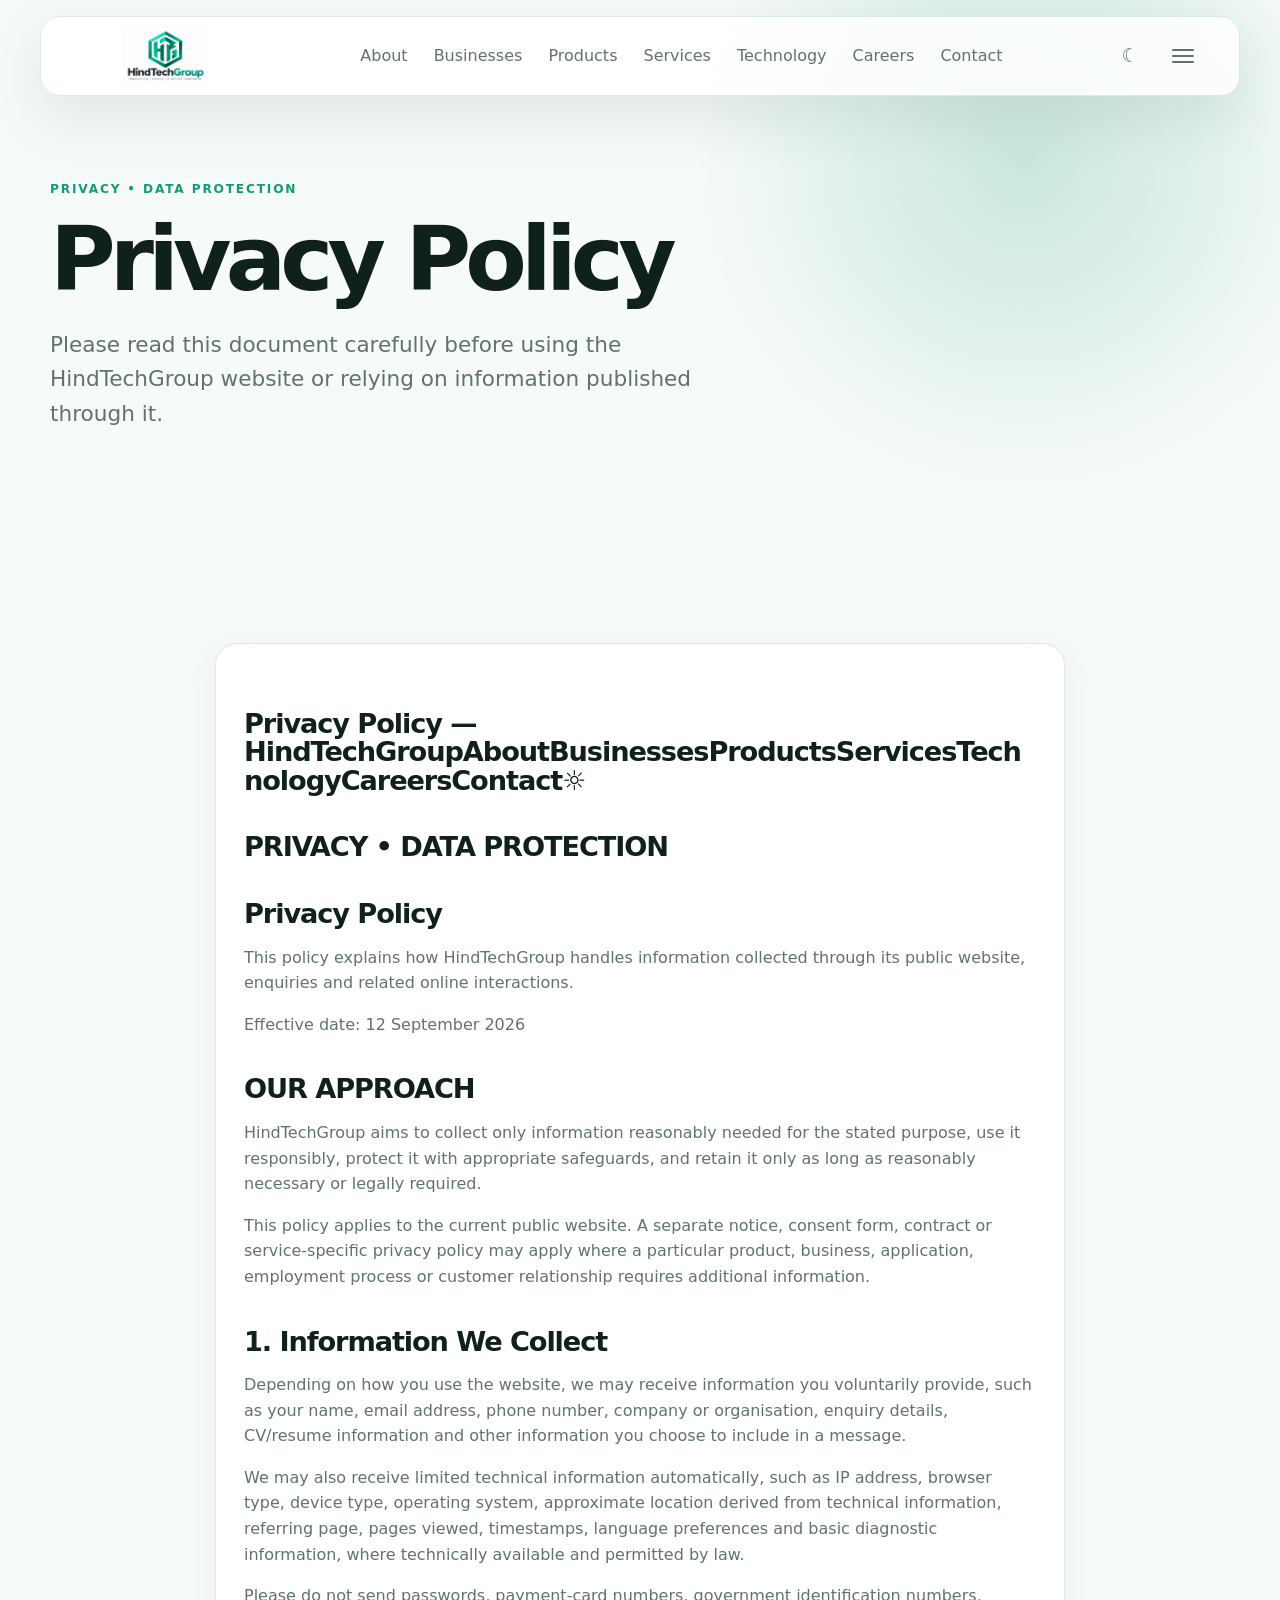
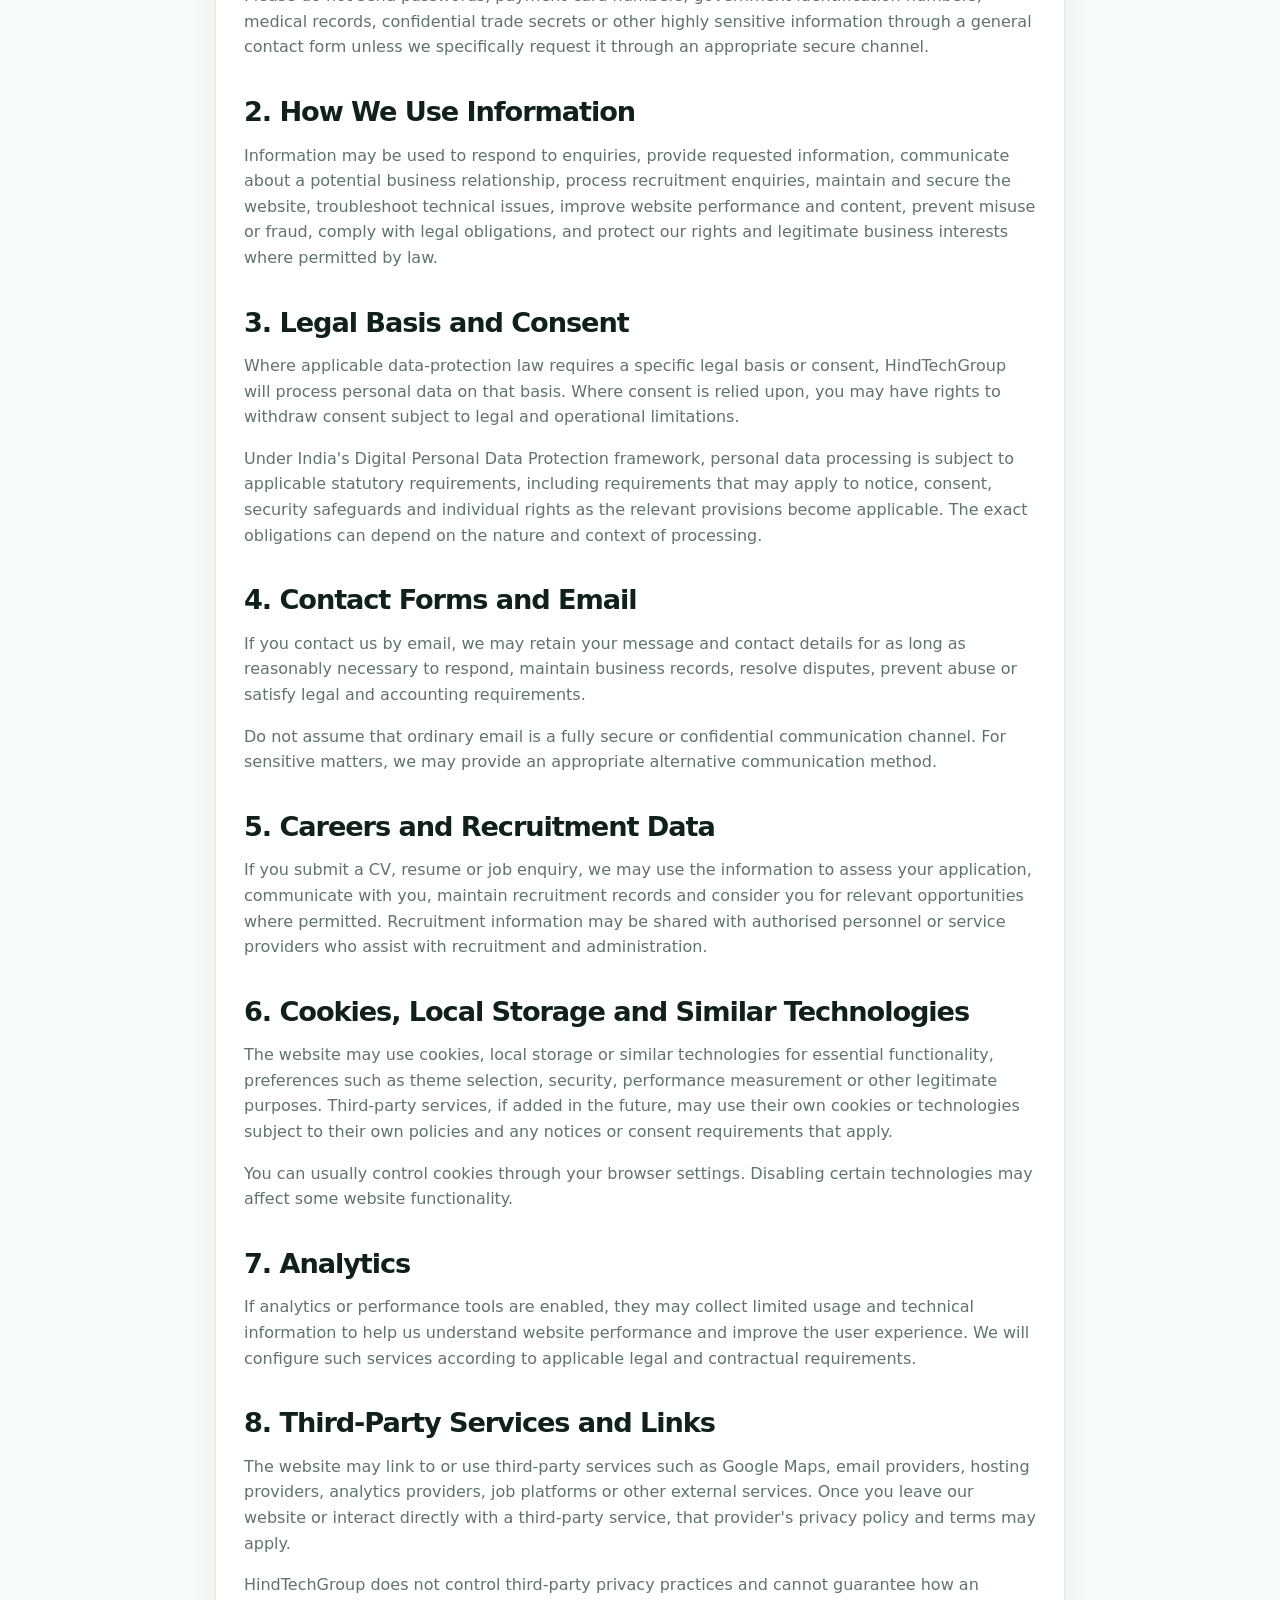
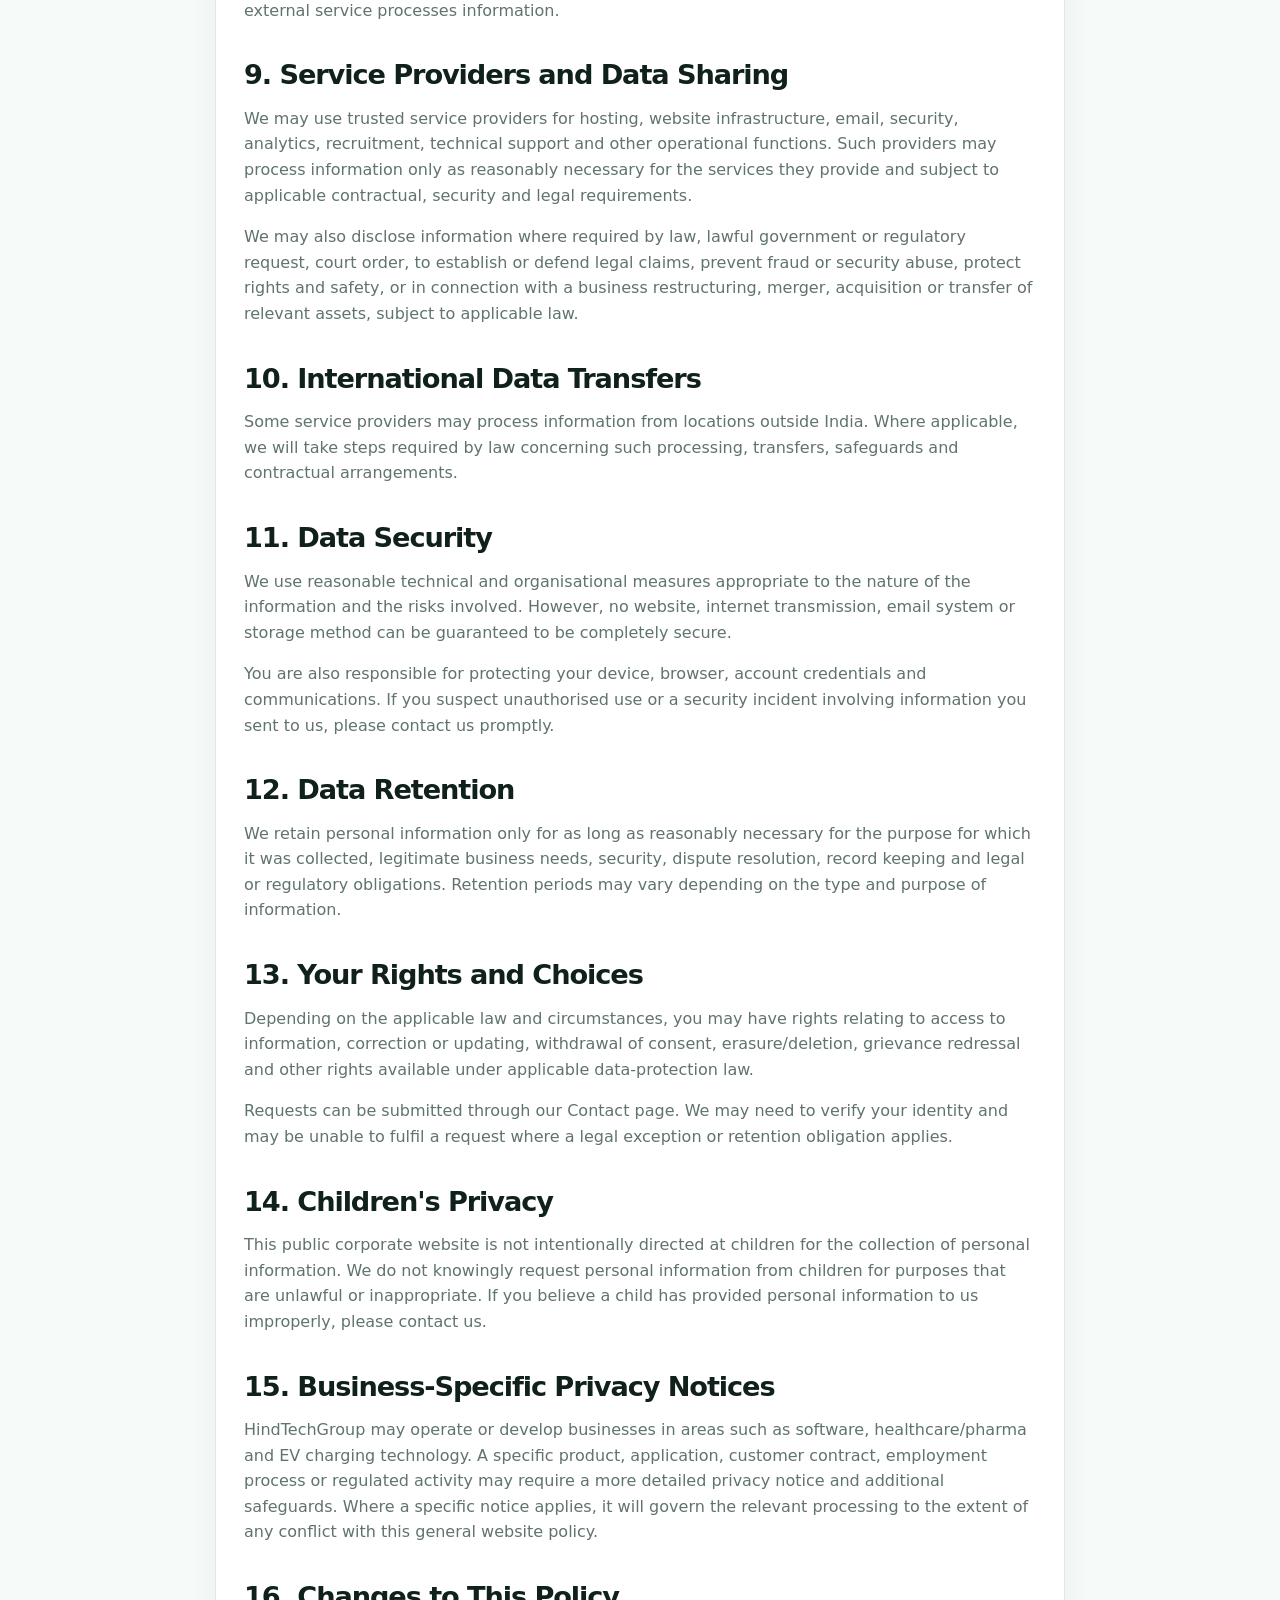
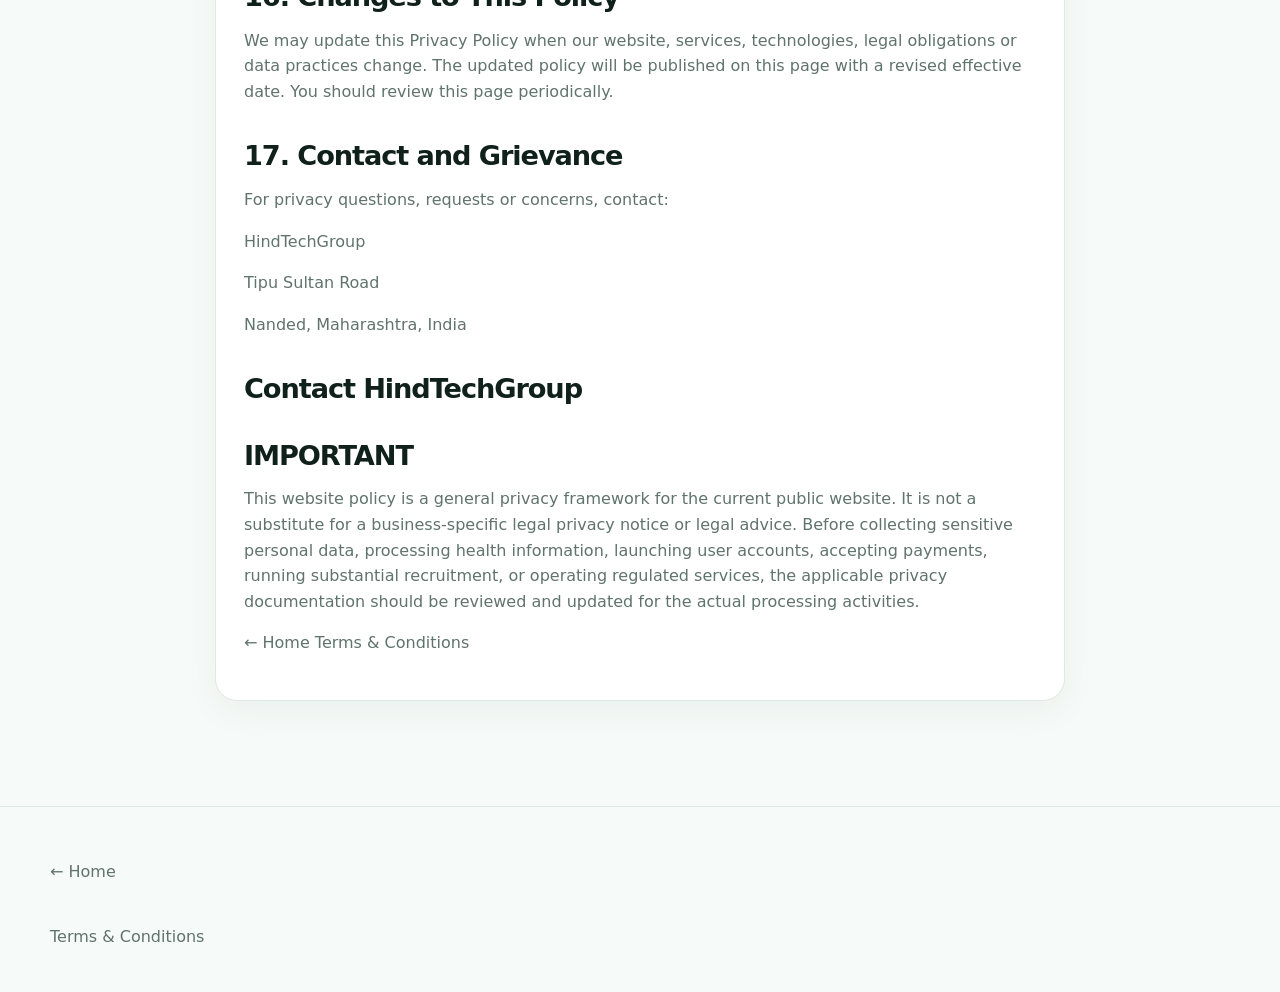
<file: View/privacy.html>
<!doctype html><html lang="en"><head><meta charset="utf-8"><meta name="viewport" content="width=device-width,initial-scale=1"><meta name="description" content="Privacy Policy for HindTechGroup."><link rel="stylesheet" href="styles.css"><title>Privacy Policy — HindTechGroup</title><style>.legalText h2{font-size:1.7rem;margin-top:38px}.legalText p{color:var(--muted)}.legalBullet{padding-left:18px}.legalGap{height:4px}</style></head><body><header class="siteHeader"><div class="nav container"><a href="index.html"><img class="logo logoLight" src="../Assets/HTG_logo.png" alt="HindTechGroup"><img class="logo logoDark" src="../Assets/HTG_logo_dark.png" alt="HindTechGroup"></a><nav id="mainNav" class="navLinks" aria-label="Primary navigation"><a href="about.html">About</a><a href="businesses.html">Businesses</a><a href="products.html">Products</a><a href="services.html">Services</a><a href="technology.html">Technology</a><a href="careers.html">Careers</a><a href="contact.html">Contact</a></nav><div><button id="themeToggle" class="themeBtn" type="button" aria-label="Switch theme"><span class="themeIcon" aria-hidden="true">☼</span></button><button id="menuToggle" class="menuBtn" type="button" aria-controls="mainNav" aria-expanded="false" aria-label="Open navigation menu"><span class="menuIcon" aria-hidden="true"><i></i><i></i><i></i></span></button></div></div></header><main><section class="pageHero"><div class="container"><div class="eyebrow">PRIVACY • DATA PROTECTION</div><h1>Privacy Policy</h1><p class="lead">Please read this document carefully before using the HindTechGroup website or relying on information published through it.</p></div></section><section class="section"><div class="container legal"><div class="card legalText" id="legalSource" data-source="../Assets/privacy-policy.txt">Loading...</div></div></section></main><footer class="footer"><div class="container"><a href="index.html">← Home</a> &nbsp; <a href="terms.html">Terms & Conditions</a></div></footer><script type="module" src="sitePage.js"></script><script src="../Assets/legal-loader.js"></script></body></html>
</file>
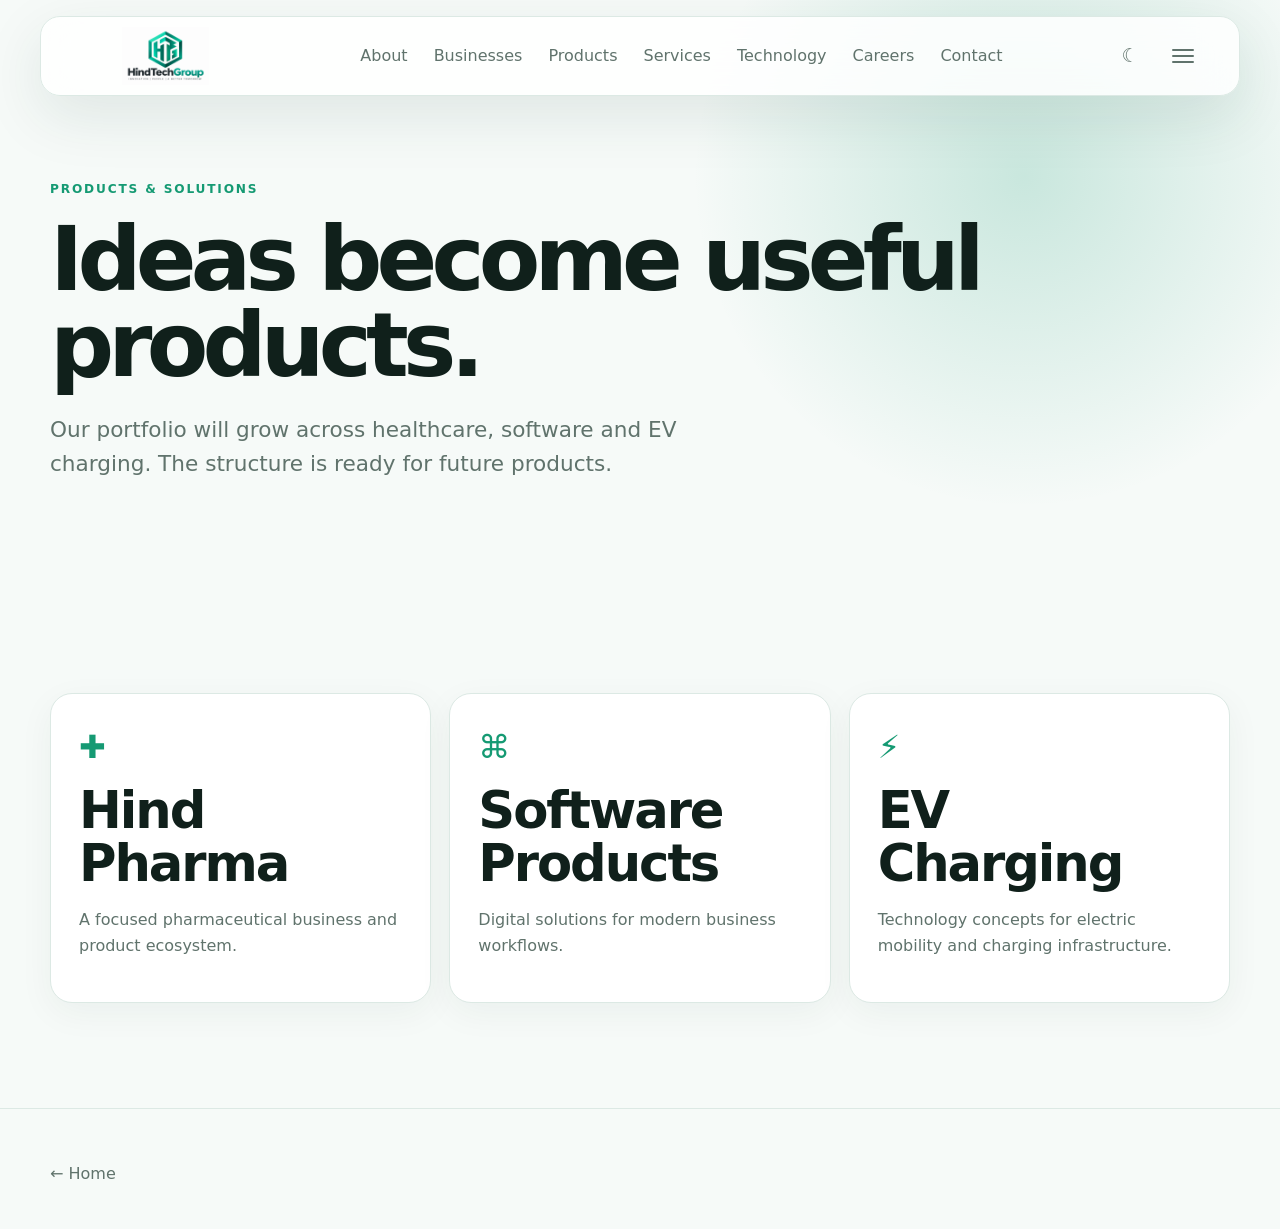
<file: View/products.html>
<!doctype html><html lang="en"><head><meta charset="utf-8"><meta name="viewport" content="width=device-width,initial-scale=1"><script>(function(){var n=navigator,s=n.screen||{},u=n.userAgent||'',touch=(n.maxTouchPoints||0)>0,smallScreen=(s.width||0)<=700,appleTouch=/Macintosh|MacIntel/.test(u)&&touch,desktopUA=!/Mobi|Android.*Mobile|iPhone|iPod|Windows Phone/i.test(u),wideViewport=(window.innerWidth||0)>=900;var desktopRequest=touch&&((smallScreen&&desktopUA)||appleTouch&&wideViewport);if(desktopRequest){document.documentElement.dataset.layout='desktop';var v=document.querySelector('meta[name="viewport"]');if(v)v.setAttribute('content','width=980,initial-scale=1');}})();</script><meta name="description" content="Products and solutions from HindTechGroup."><link rel="stylesheet" href="styles.css"><title>Products & Solutions — HindTechGroup</title></head><body><header class="siteHeader"><div class="nav container"><a href="index.html"><img class="logo logoLight" src="../Assets/HTG_logo.png" alt="HindTechGroup"><img class="logo logoDark" src="../Assets/HTG_logo_dark.png" alt="HindTechGroup"></a><nav id="mainNav" class="navLinks" aria-label="Primary navigation"><a href="about.html">About</a><a href="businesses.html">Businesses</a><a href="products.html">Products</a><a href="services.html">Services</a><a href="technology.html">Technology</a><a href="careers.html">Careers</a><a href="contact.html">Contact</a></nav><div><button id="themeToggle" class="themeBtn" type="button" aria-label="Switch theme"><span class="themeIcon" aria-hidden="true">☼</span></button><button id="menuToggle" class="menuBtn" type="button" aria-controls="mainNav" aria-expanded="false" aria-label="Open navigation menu"><span class="menuIcon" aria-hidden="true"><i></i><i></i><i></i></span></button></div></div></header><main><section class="pageHero"><div class="container"><div class="eyebrow">PRODUCTS & SOLUTIONS</div><h1>Ideas become useful products.</h1><p class="lead">Our portfolio will grow across healthcare, software and EV charging. The structure is ready for future products.</p></div></section><section class="section"><div class="container grid3"><article class="card reveal"><div class="icon">✚</div><h2>Hind Pharma</h2><p>A focused pharmaceutical business and product ecosystem.</p></article><article class="card reveal"><div class="icon">⌘</div><h2>Software Products</h2><p>Digital solutions for modern business workflows.</p></article><article class="card reveal"><div class="icon">⚡</div><h2>EV Charging</h2><p>Technology concepts for electric mobility and charging infrastructure.</p></article></div></section></main><footer class="footer"><div class="container"><a href="index.html">← Home</a></div></footer><script type="module" src="sitePage.js"></script></body></html>
</file>
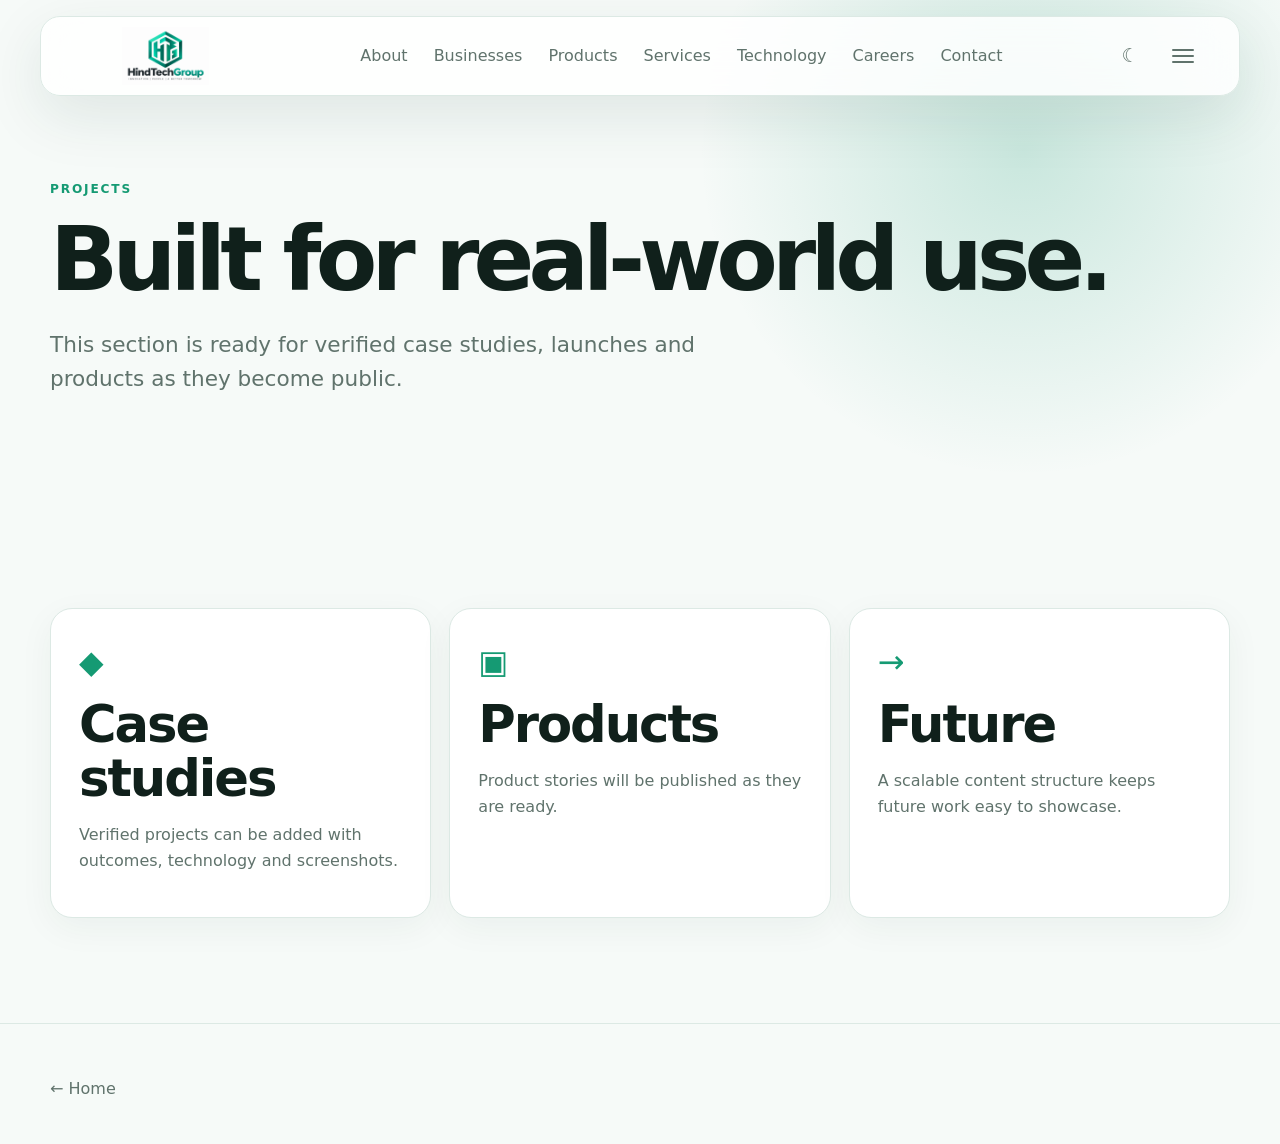
<file: View/projects.html>
<!doctype html><html lang="en"><head><meta charset="utf-8"><meta name="viewport" content="width=device-width,initial-scale=1"><script>(function(){var n=navigator,s=n.screen||{},u=n.userAgent||'',touch=(n.maxTouchPoints||0)>0,smallScreen=(s.width||0)<=700,appleTouch=/Macintosh|MacIntel/.test(u)&&touch,desktopUA=!/Mobi|Android.*Mobile|iPhone|iPod|Windows Phone/i.test(u),wideViewport=(window.innerWidth||0)>=900;var desktopRequest=touch&&((smallScreen&&desktopUA)||appleTouch&&wideViewport);if(desktopRequest){document.documentElement.dataset.layout='desktop';var v=document.querySelector('meta[name="viewport"]');if(v)v.setAttribute('content','width=980,initial-scale=1');}})();</script><meta name="description" content="Projects and technology work by HindTechGroup."><link rel="stylesheet" href="styles.css"><title>Projects — HindTechGroup</title></head><body><header class="siteHeader"><div class="nav container"><a href="index.html"><img class="logo logoLight" src="../Assets/HTG_logo.png" alt="HindTechGroup"><img class="logo logoDark" src="../Assets/HTG_logo_dark.png" alt="HindTechGroup"></a><nav id="mainNav" class="navLinks" aria-label="Primary navigation"><a href="about.html">About</a><a href="businesses.html">Businesses</a><a href="products.html">Products</a><a href="services.html">Services</a><a href="technology.html">Technology</a><a href="careers.html">Careers</a><a href="contact.html">Contact</a></nav><div><button id="themeToggle" class="themeBtn" type="button" aria-label="Switch theme"><span class="themeIcon" aria-hidden="true">☼</span></button><button id="menuToggle" class="menuBtn" type="button" aria-controls="mainNav" aria-expanded="false" aria-label="Open navigation menu"><span class="menuIcon" aria-hidden="true"><i></i><i></i><i></i></span></button></div></div></header><main><section class="pageHero"><div class="container"><div class="eyebrow">PROJECTS</div><h1>Built for real-world use.</h1><p class="lead">This section is ready for verified case studies, launches and products as they become public.</p></div></section><section class="section"><div class="container grid3"><article class="card reveal"><div class="icon">◆</div><h2>Case studies</h2><p>Verified projects can be added with outcomes, technology and screenshots.</p></article><article class="card reveal"><div class="icon">▣</div><h2>Products</h2><p>Product stories will be published as they are ready.</p></article><article class="card reveal"><div class="icon">→</div><h2>Future</h2><p>A scalable content structure keeps future work easy to showcase.</p></article></div></section></main><footer class="footer"><div class="container"><a href="index.html">← Home</a></div></footer><script type="module" src="sitePage.js"></script></body></html>
</file>
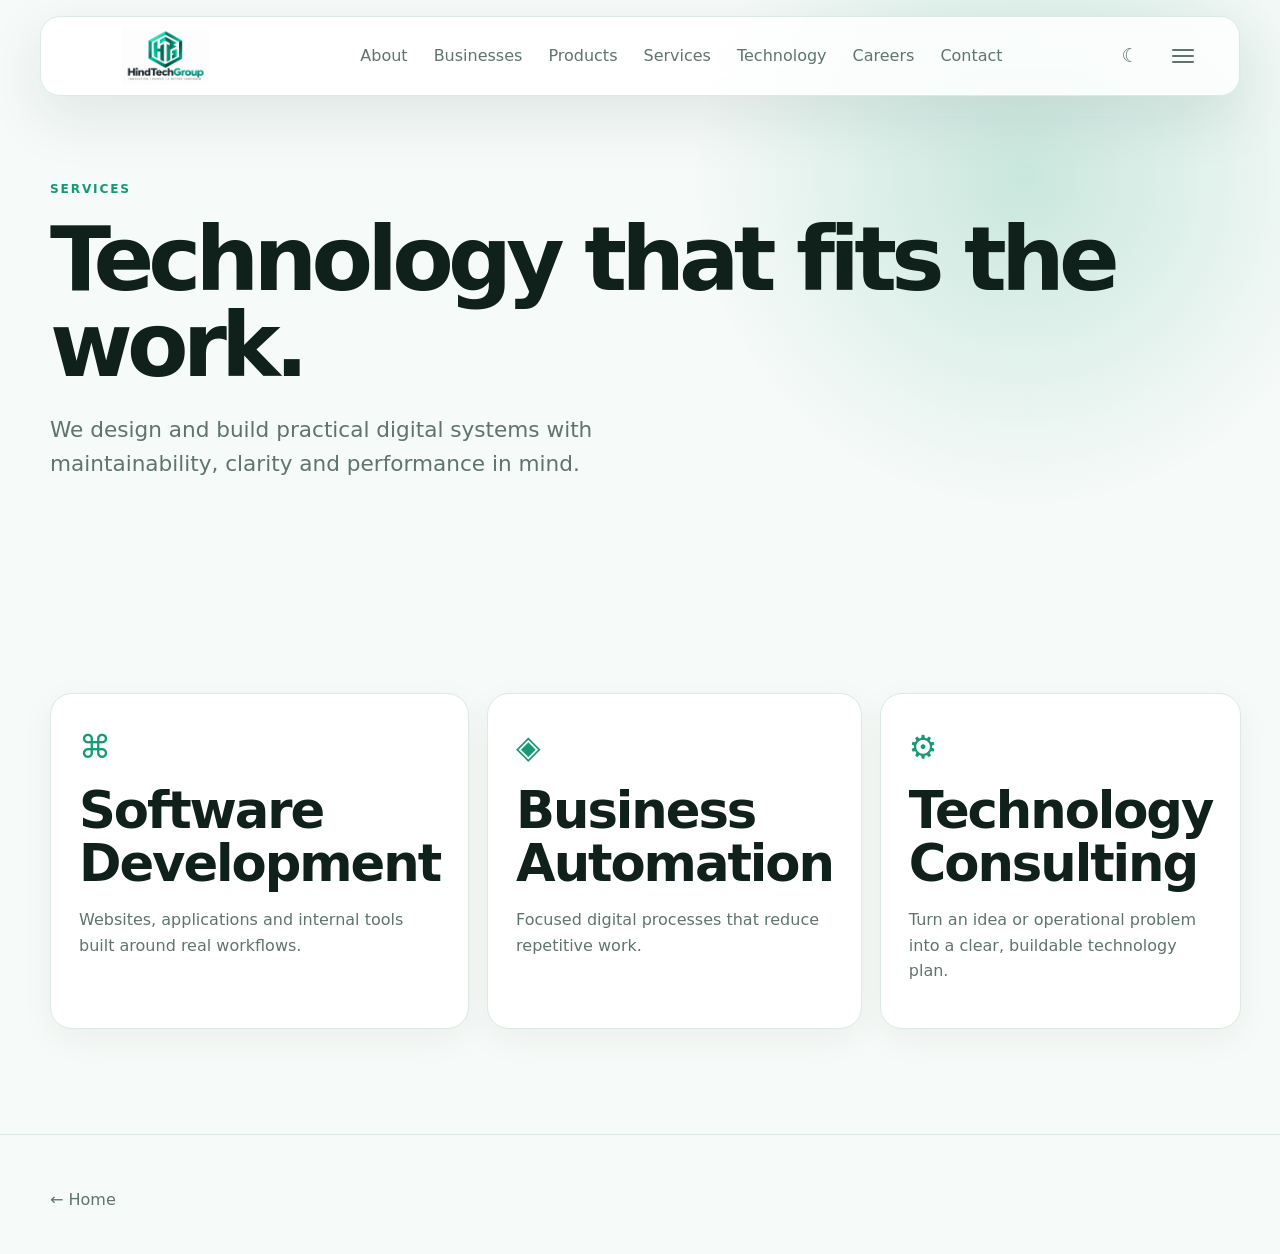
<file: View/services.html>
<!doctype html><html lang="en"><head><meta charset="utf-8"><meta name="viewport" content="width=device-width,initial-scale=1"><script>(function(){var n=navigator,s=n.screen||{},u=n.userAgent||'',touch=(n.maxTouchPoints||0)>0,smallScreen=(s.width||0)<=700,appleTouch=/Macintosh|MacIntel/.test(u)&&touch,desktopUA=!/Mobi|Android.*Mobile|iPhone|iPod|Windows Phone/i.test(u),wideViewport=(window.innerWidth||0)>=900;var desktopRequest=touch&&((smallScreen&&desktopUA)||appleTouch&&wideViewport);if(desktopRequest){document.documentElement.dataset.layout='desktop';var v=document.querySelector('meta[name="viewport"]');if(v)v.setAttribute('content','width=980,initial-scale=1');}})();</script><meta name="description" content="Technology services from HindTechGroup."><link rel="stylesheet" href="styles.css"><title>Services — HindTechGroup</title></head><body><header class="siteHeader"><div class="nav container"><a href="index.html"><img class="logo logoLight" src="../Assets/HTG_logo.png" alt="HindTechGroup"><img class="logo logoDark" src="../Assets/HTG_logo_dark.png" alt="HindTechGroup"></a><nav id="mainNav" class="navLinks" aria-label="Primary navigation"><a href="about.html">About</a><a href="businesses.html">Businesses</a><a href="products.html">Products</a><a href="services.html">Services</a><a href="technology.html">Technology</a><a href="careers.html">Careers</a><a href="contact.html">Contact</a></nav><div><button id="themeToggle" class="themeBtn" type="button" aria-label="Switch theme"><span class="themeIcon" aria-hidden="true">☼</span></button><button id="menuToggle" class="menuBtn" type="button" aria-controls="mainNav" aria-expanded="false" aria-label="Open navigation menu"><span class="menuIcon" aria-hidden="true"><i></i><i></i><i></i></span></button></div></div></header><main><section class="pageHero"><div class="container"><div class="eyebrow">SERVICES</div><h1>Technology that fits the work.</h1><p class="lead">We design and build practical digital systems with maintainability, clarity and performance in mind.</p></div></section><section class="section"><div class="container grid3"><article class="card reveal"><div class="icon">⌘</div><h2>Software Development</h2><p>Websites, applications and internal tools built around real workflows.</p></article><article class="card reveal"><div class="icon">◈</div><h2>Business Automation</h2><p>Focused digital processes that reduce repetitive work.</p></article><article class="card reveal"><div class="icon">⚙</div><h2>Technology Consulting</h2><p>Turn an idea or operational problem into a clear, buildable technology plan.</p></article></div></section></main><footer class="footer"><div class="container"><a href="index.html">← Home</a></div></footer><script type="module" src="sitePage.js"></script></body></html>
</file>
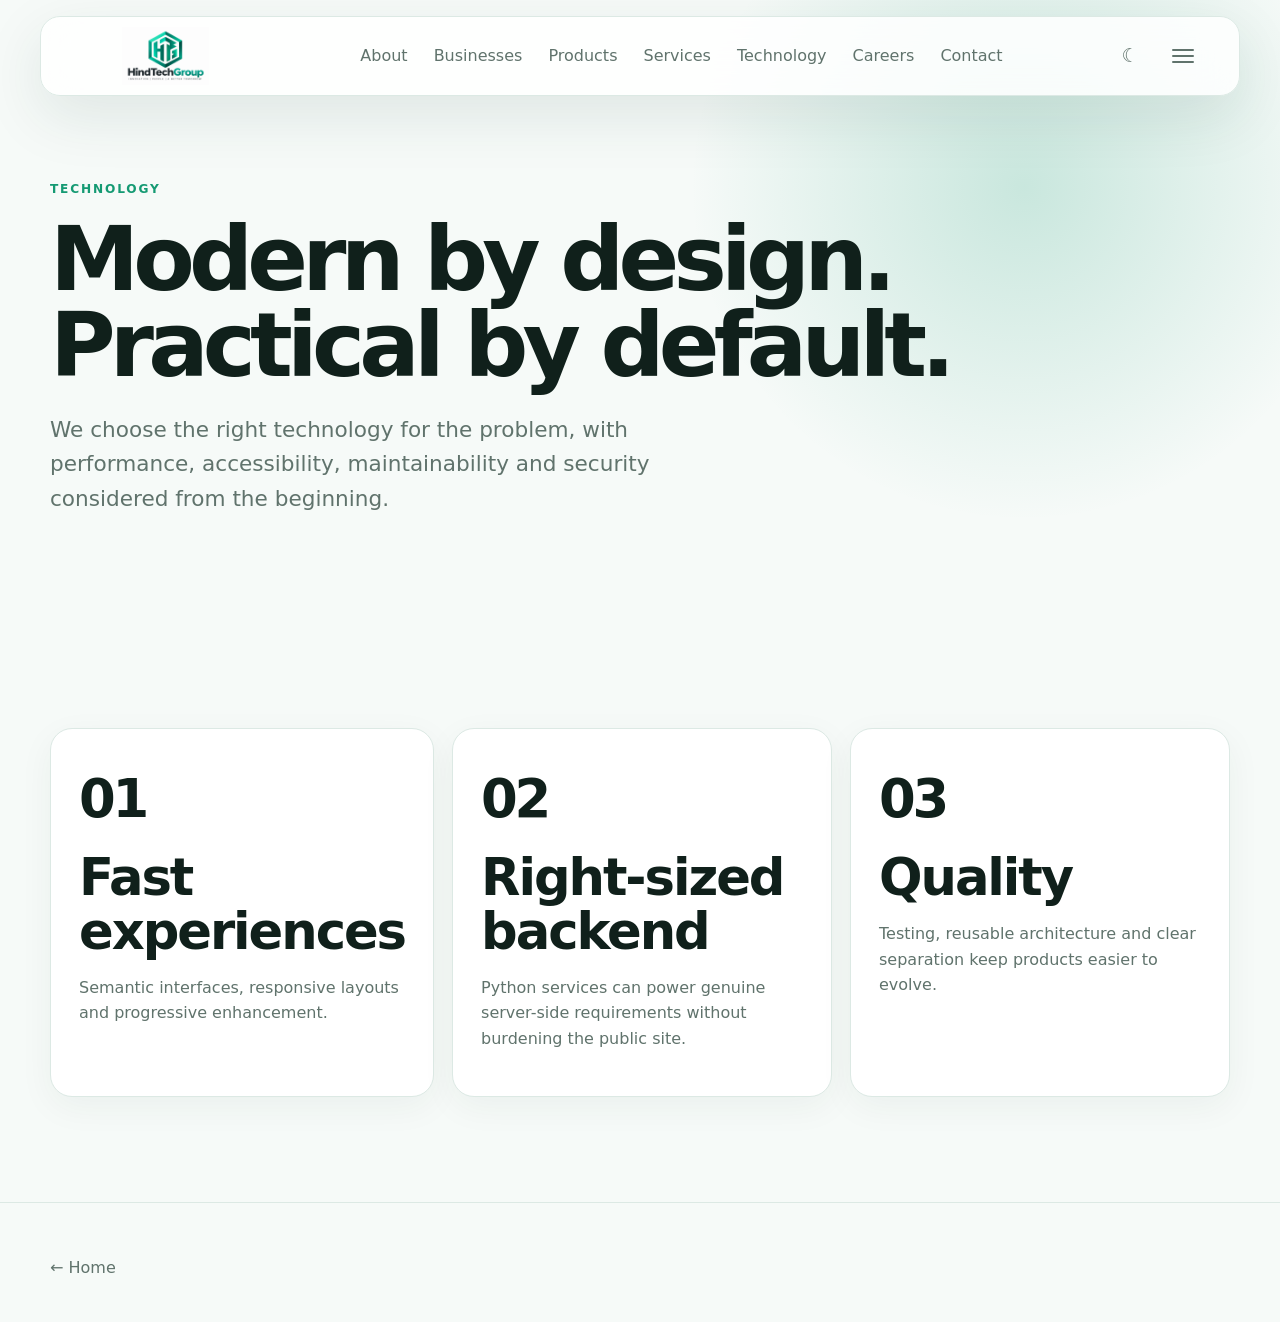
<file: View/technology.html>
<!doctype html><html lang="en"><head><meta charset="utf-8"><meta name="viewport" content="width=device-width,initial-scale=1"><script>(function(){var n=navigator,s=n.screen||{},u=n.userAgent||'',touch=(n.maxTouchPoints||0)>0,smallScreen=(s.width||0)<=700,appleTouch=/Macintosh|MacIntel/.test(u)&&touch,desktopUA=!/Mobi|Android.*Mobile|iPhone|iPod|Windows Phone/i.test(u),wideViewport=(window.innerWidth||0)>=900;var desktopRequest=touch&&((smallScreen&&desktopUA)||appleTouch&&wideViewport);if(desktopRequest){document.documentElement.dataset.layout='desktop';var v=document.querySelector('meta[name="viewport"]');if(v)v.setAttribute('content','width=980,initial-scale=1');}})();</script><meta name="description" content="The technology approach used by HindTechGroup."><link rel="stylesheet" href="styles.css"><title>Technology — HindTechGroup</title></head><body><header class="siteHeader"><div class="nav container"><a href="index.html"><img class="logo logoLight" src="../Assets/HTG_logo.png" alt="HindTechGroup"><img class="logo logoDark" src="../Assets/HTG_logo_dark.png" alt="HindTechGroup"></a><nav id="mainNav" class="navLinks" aria-label="Primary navigation"><a href="about.html">About</a><a href="businesses.html">Businesses</a><a href="products.html">Products</a><a href="services.html">Services</a><a href="technology.html">Technology</a><a href="careers.html">Careers</a><a href="contact.html">Contact</a></nav><div><button id="themeToggle" class="themeBtn" type="button" aria-label="Switch theme"><span class="themeIcon" aria-hidden="true">☼</span></button><button id="menuToggle" class="menuBtn" type="button" aria-controls="mainNav" aria-expanded="false" aria-label="Open navigation menu"><span class="menuIcon" aria-hidden="true"><i></i><i></i><i></i></span></button></div></div></header><main><section class="pageHero"><div class="container"><div class="eyebrow">TECHNOLOGY</div><h1>Modern by design. Practical by default.</h1><p class="lead">We choose the right technology for the problem, with performance, accessibility, maintainability and security considered from the beginning.</p></div></section><section class="section"><div class="container grid3"><article class="card reveal"><span class="number">01</span><h2>Fast experiences</h2><p>Semantic interfaces, responsive layouts and progressive enhancement.</p></article><article class="card reveal"><span class="number">02</span><h2>Right-sized backend</h2><p>Python services can power genuine server-side requirements without burdening the public site.</p></article><article class="card reveal"><span class="number">03</span><h2>Quality</h2><p>Testing, reusable architecture and clear separation keep products easier to evolve.</p></article></div></section></main><footer class="footer"><div class="container"><a href="index.html">← Home</a></div></footer><script type="module" src="sitePage.js"></script></body></html>
</file>
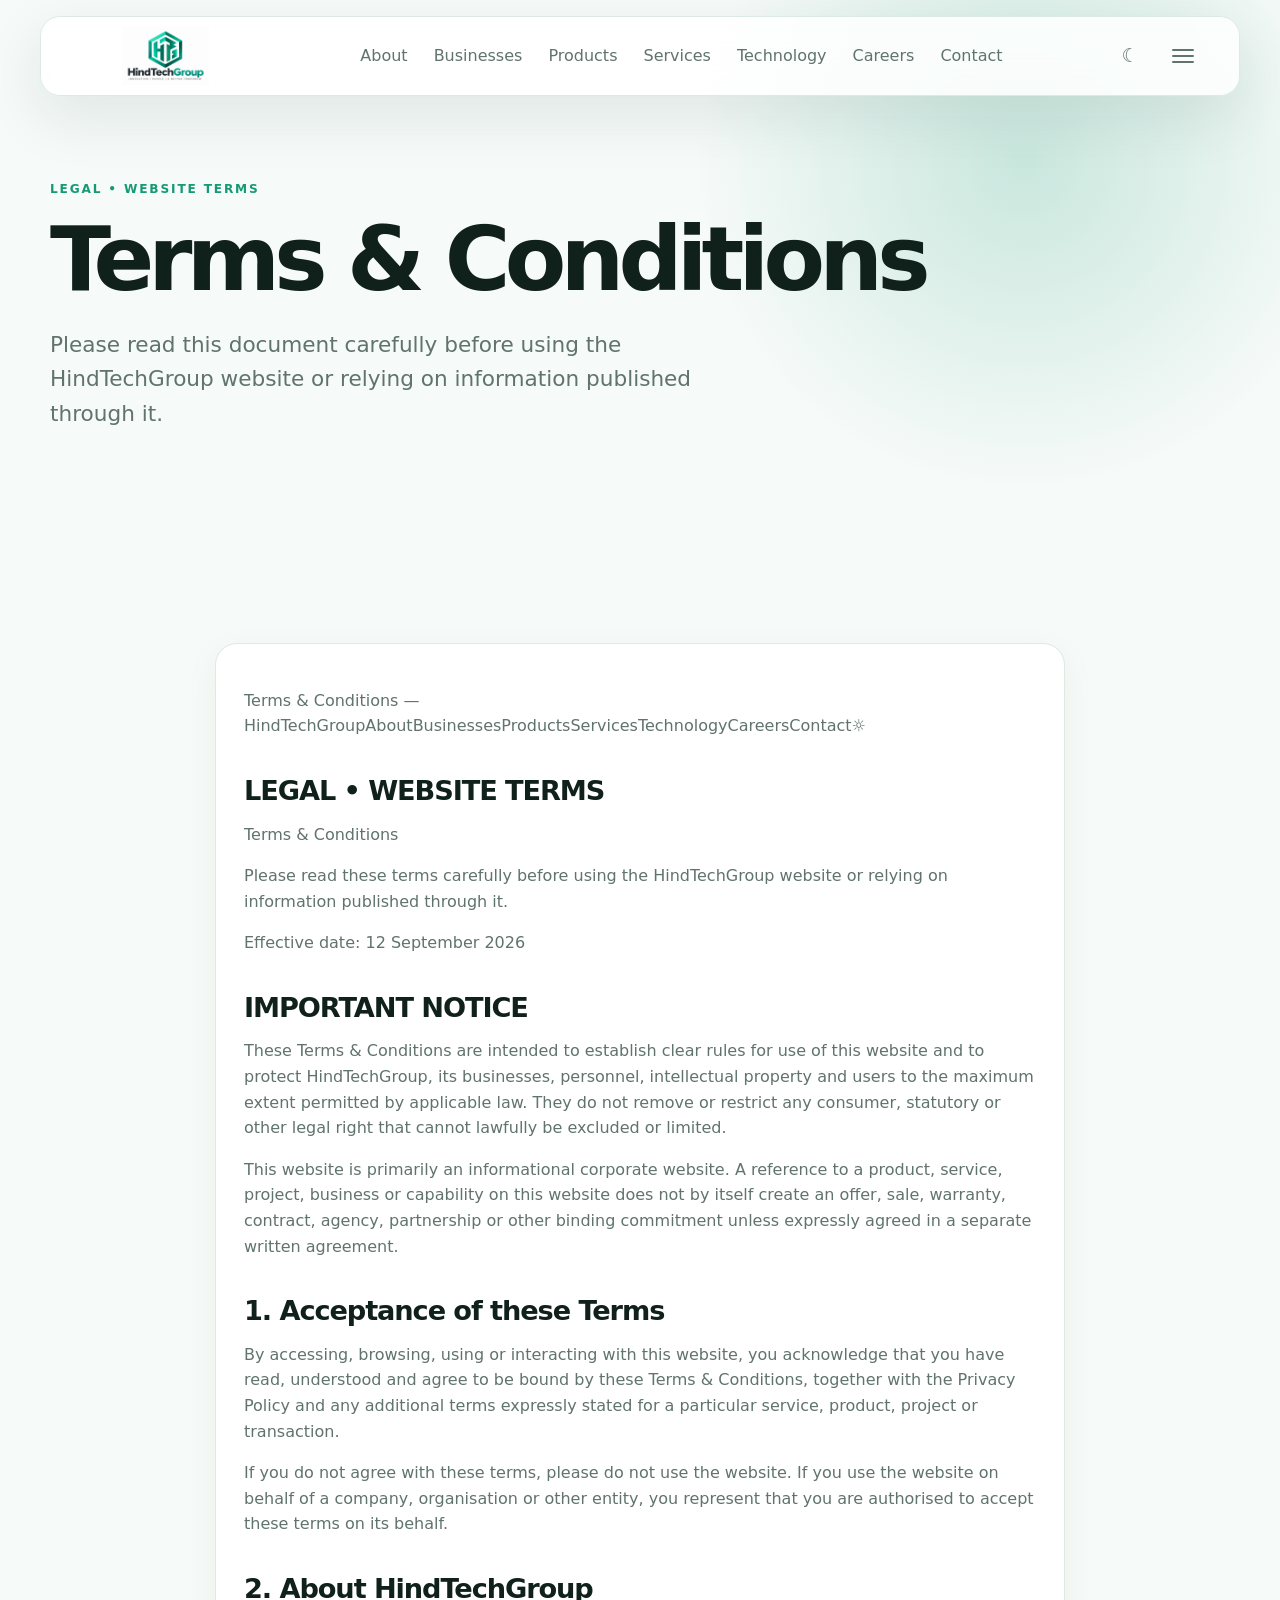
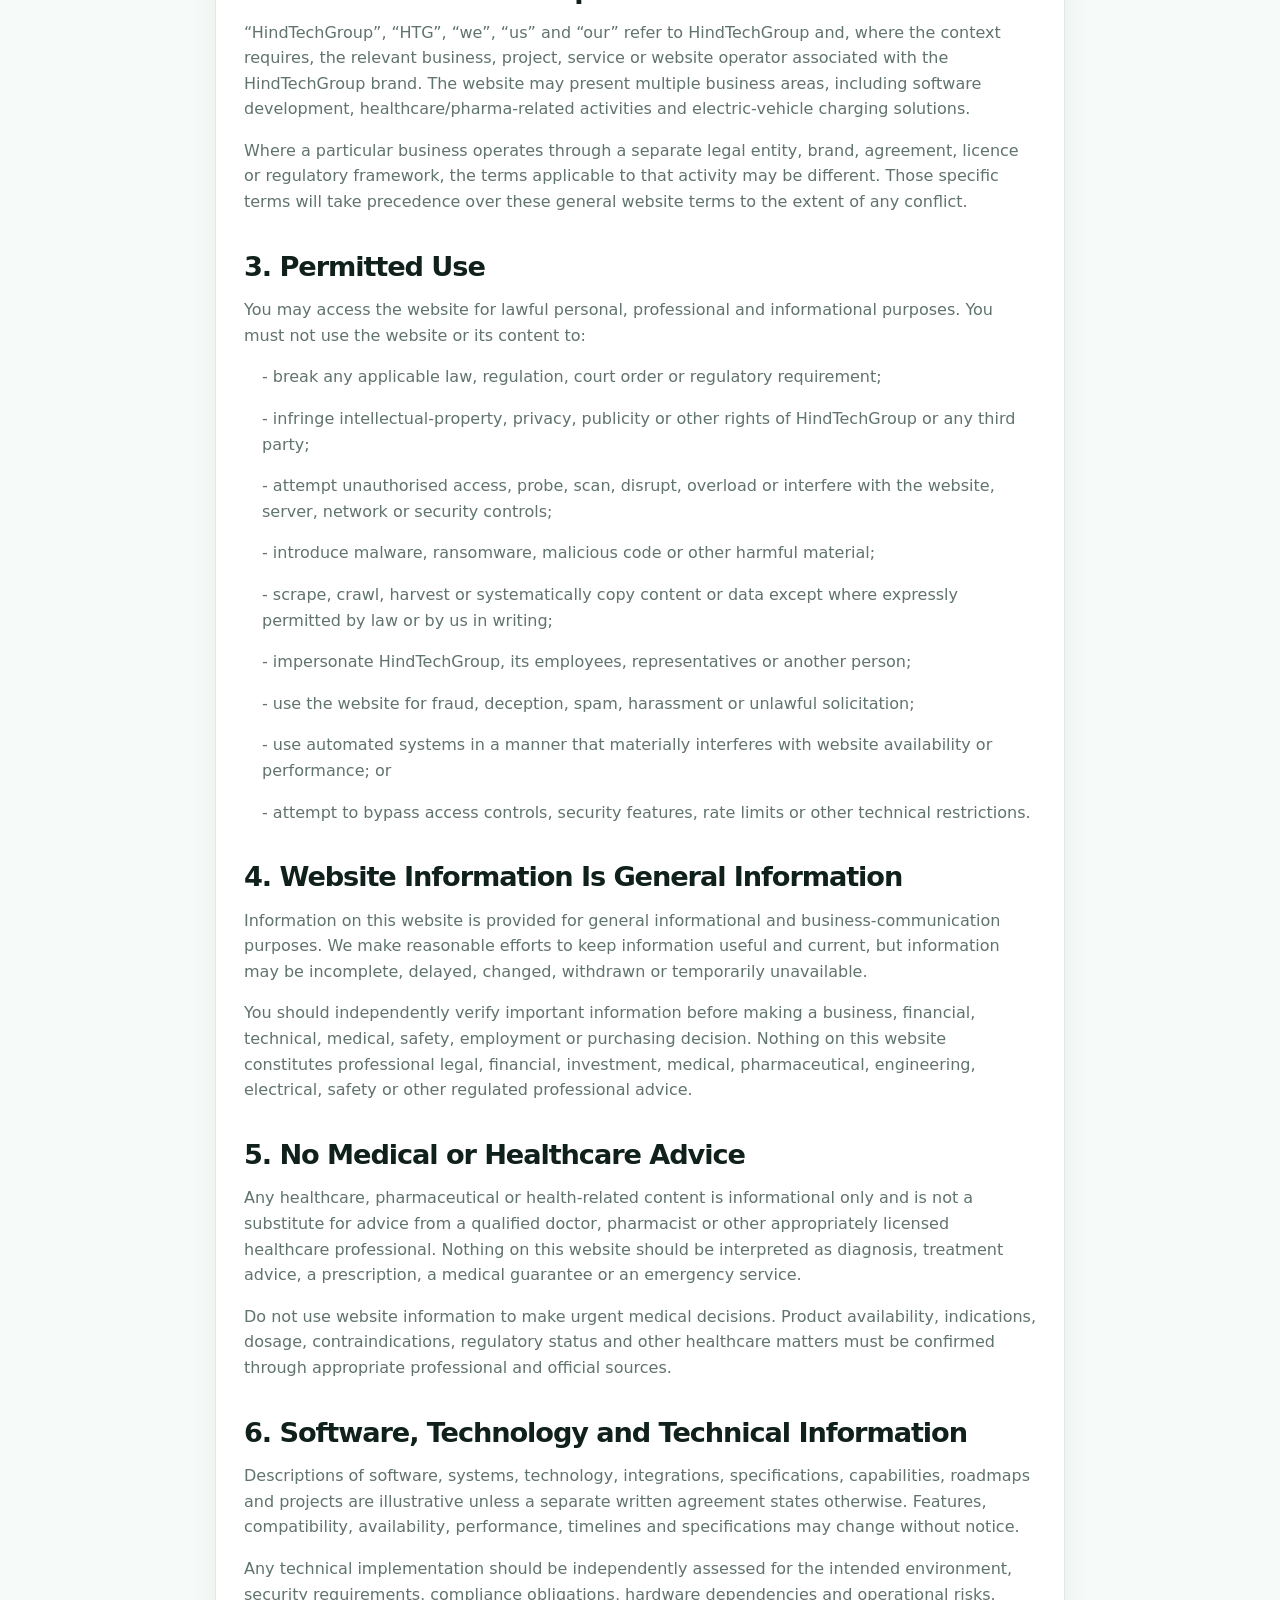
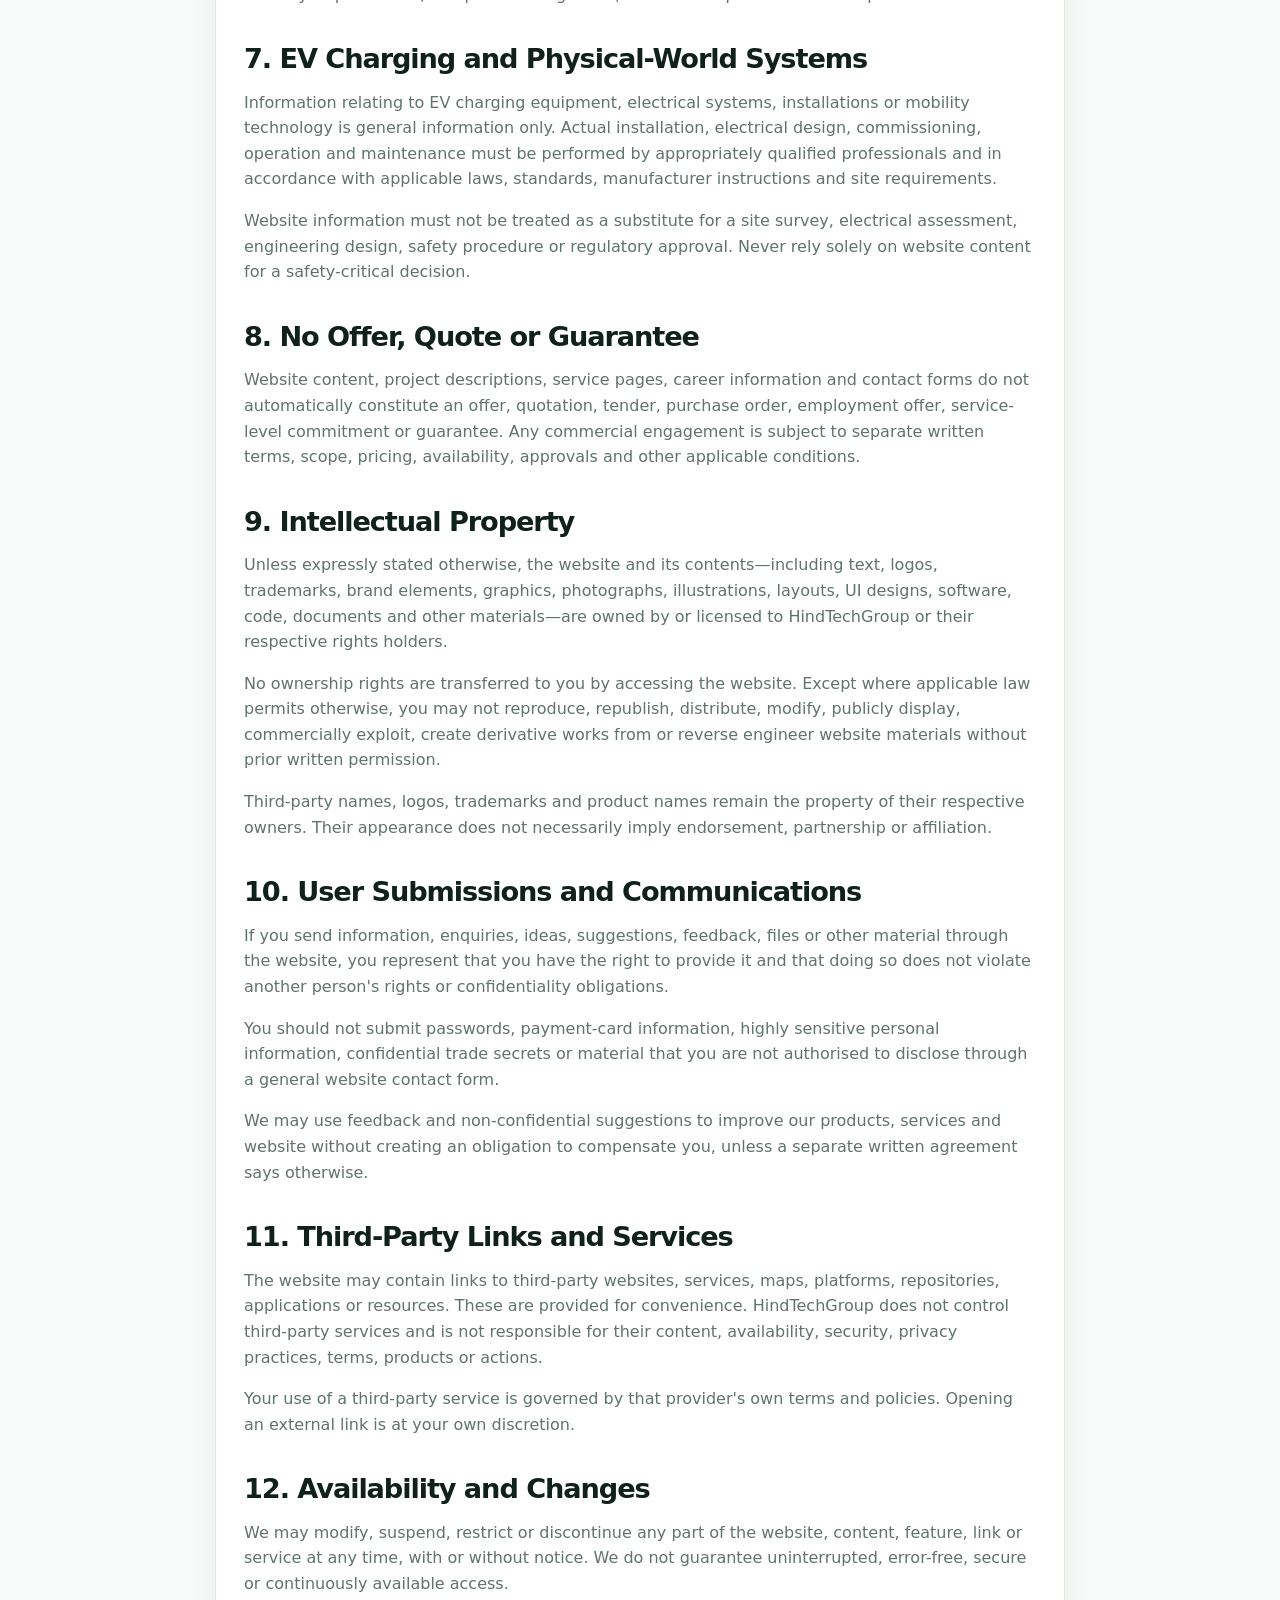
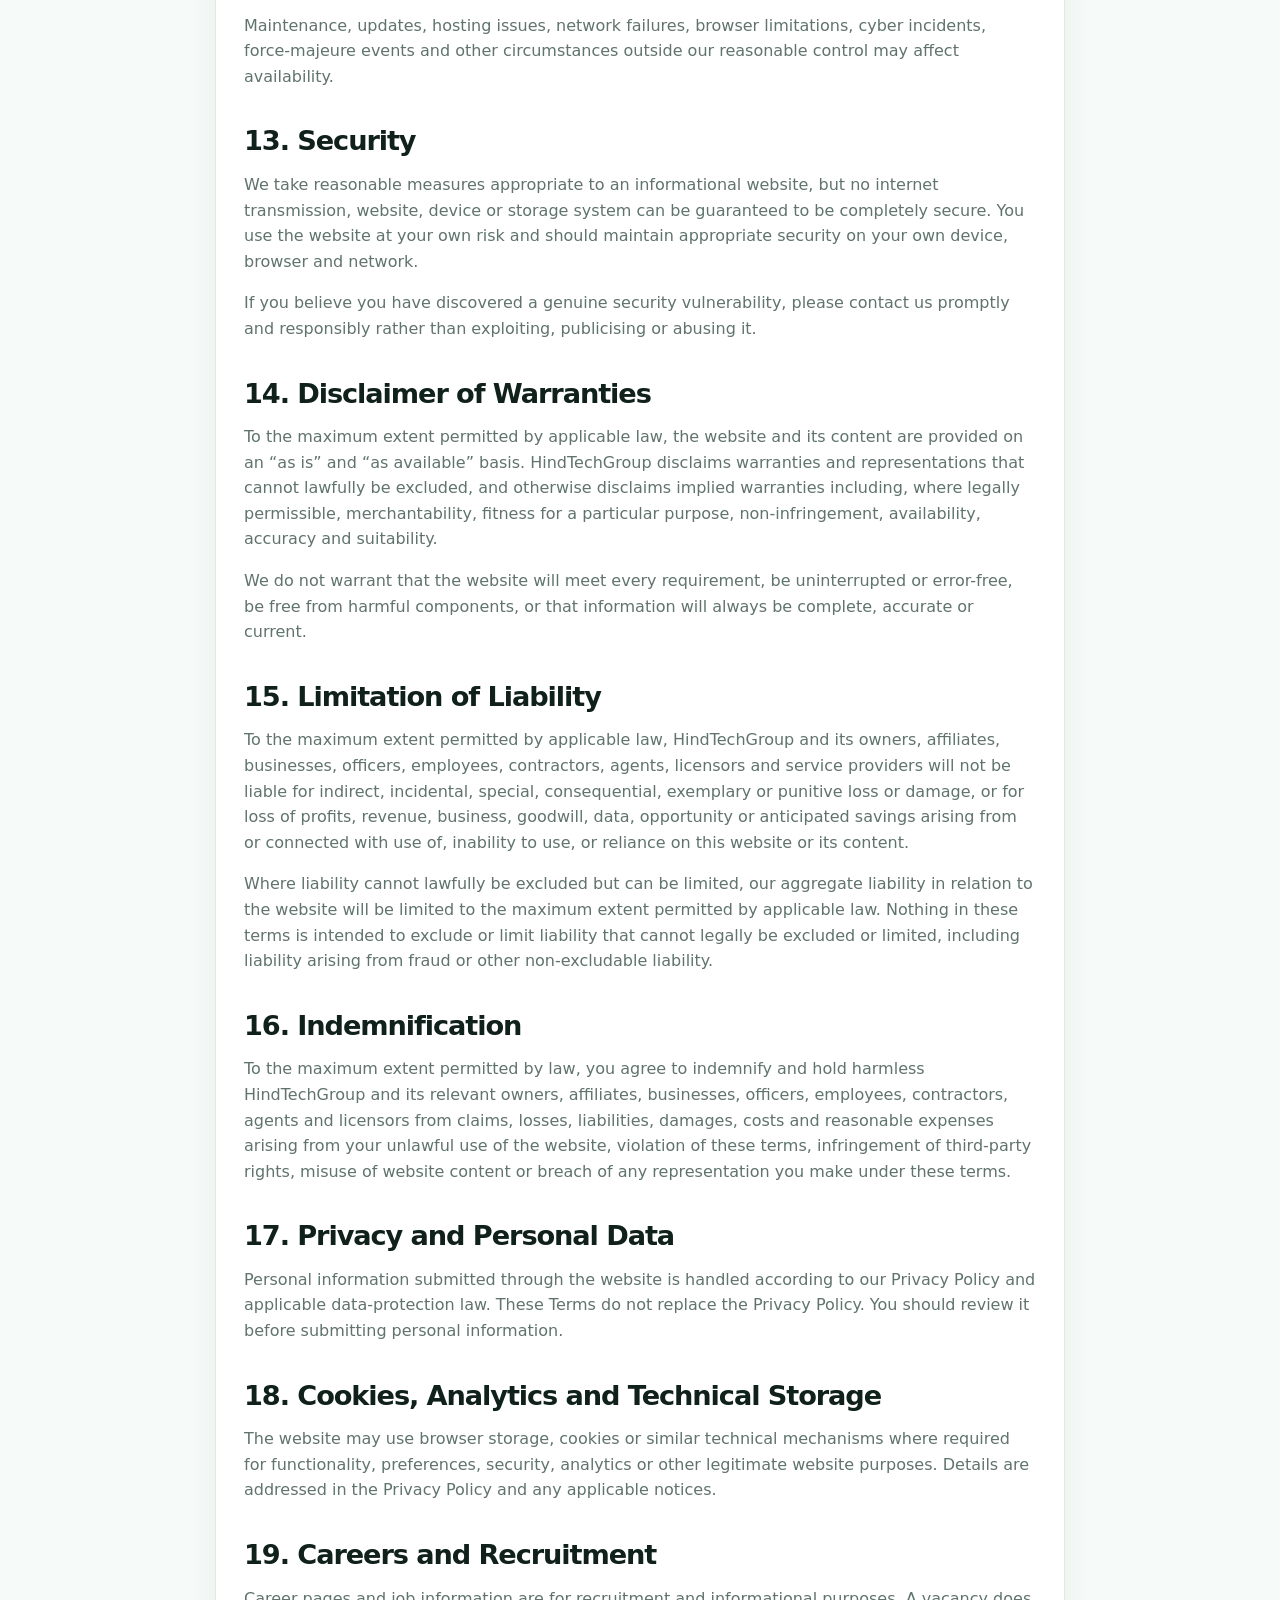
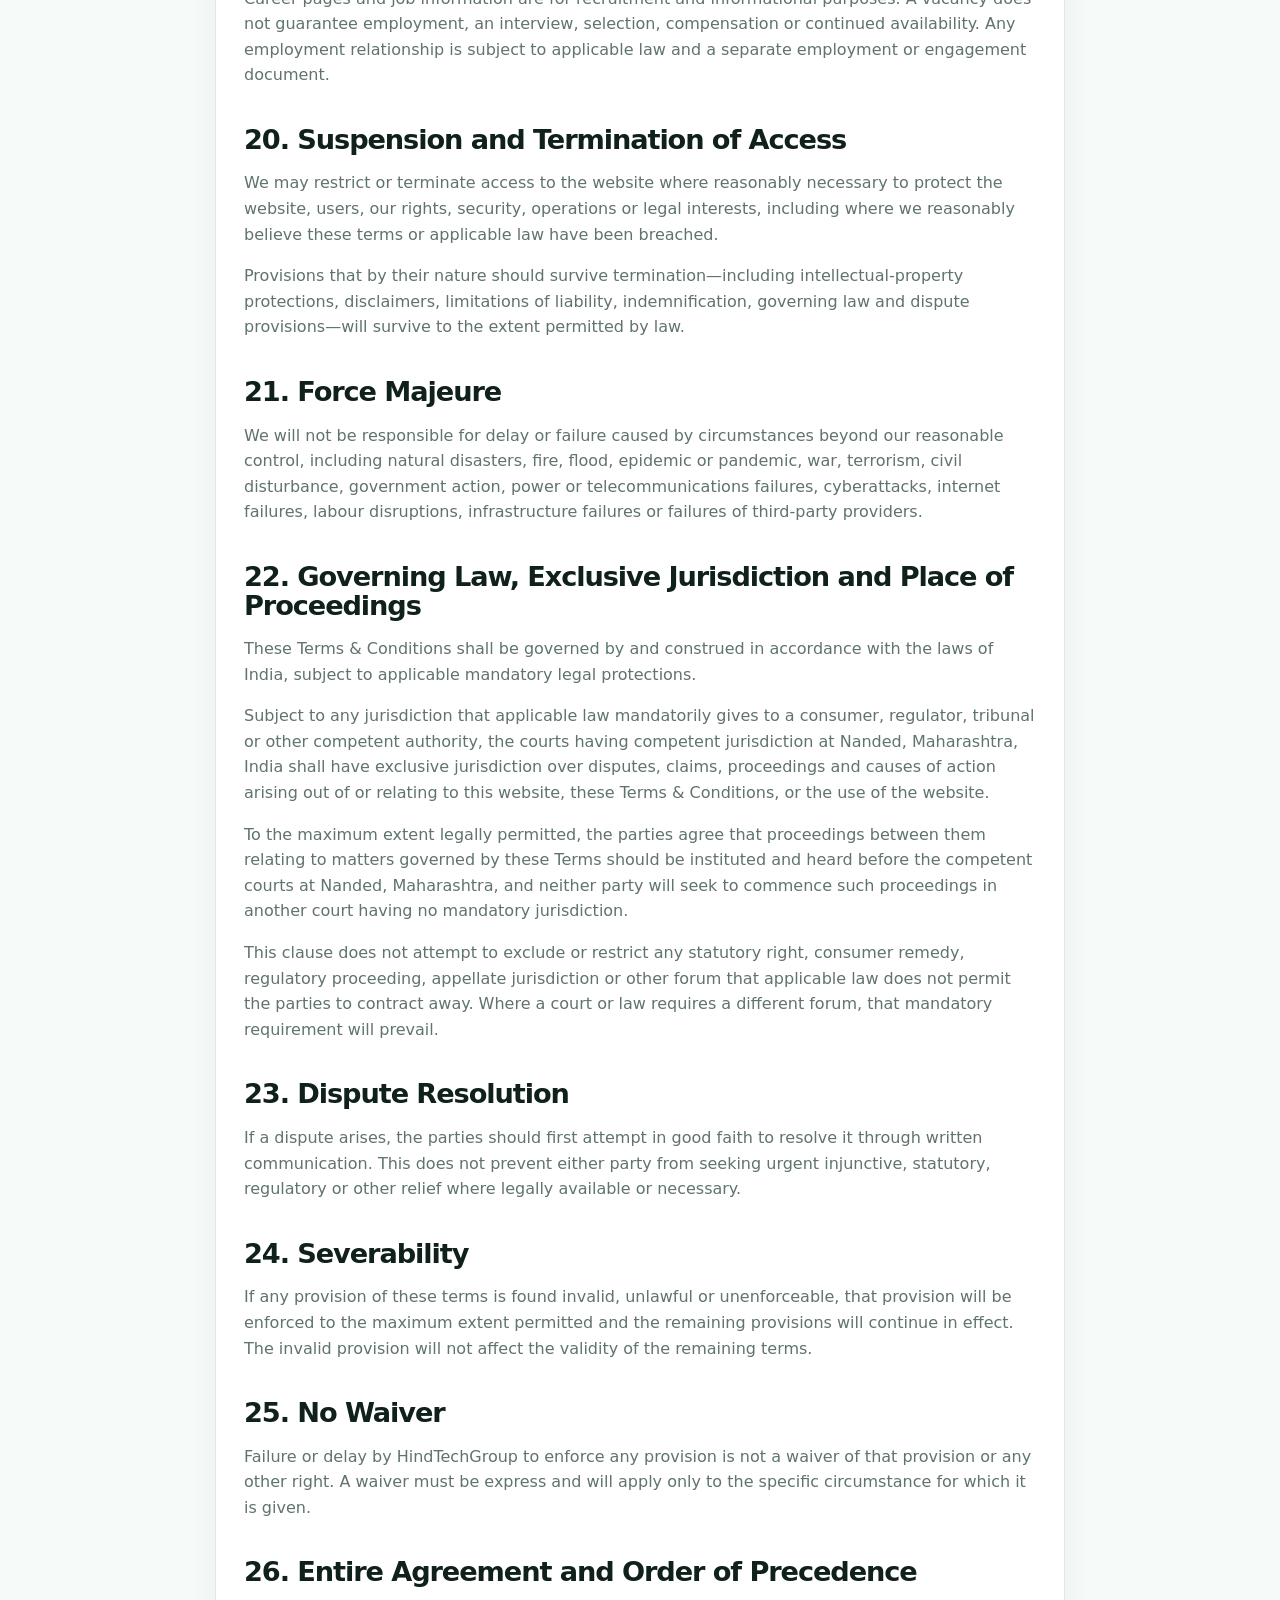
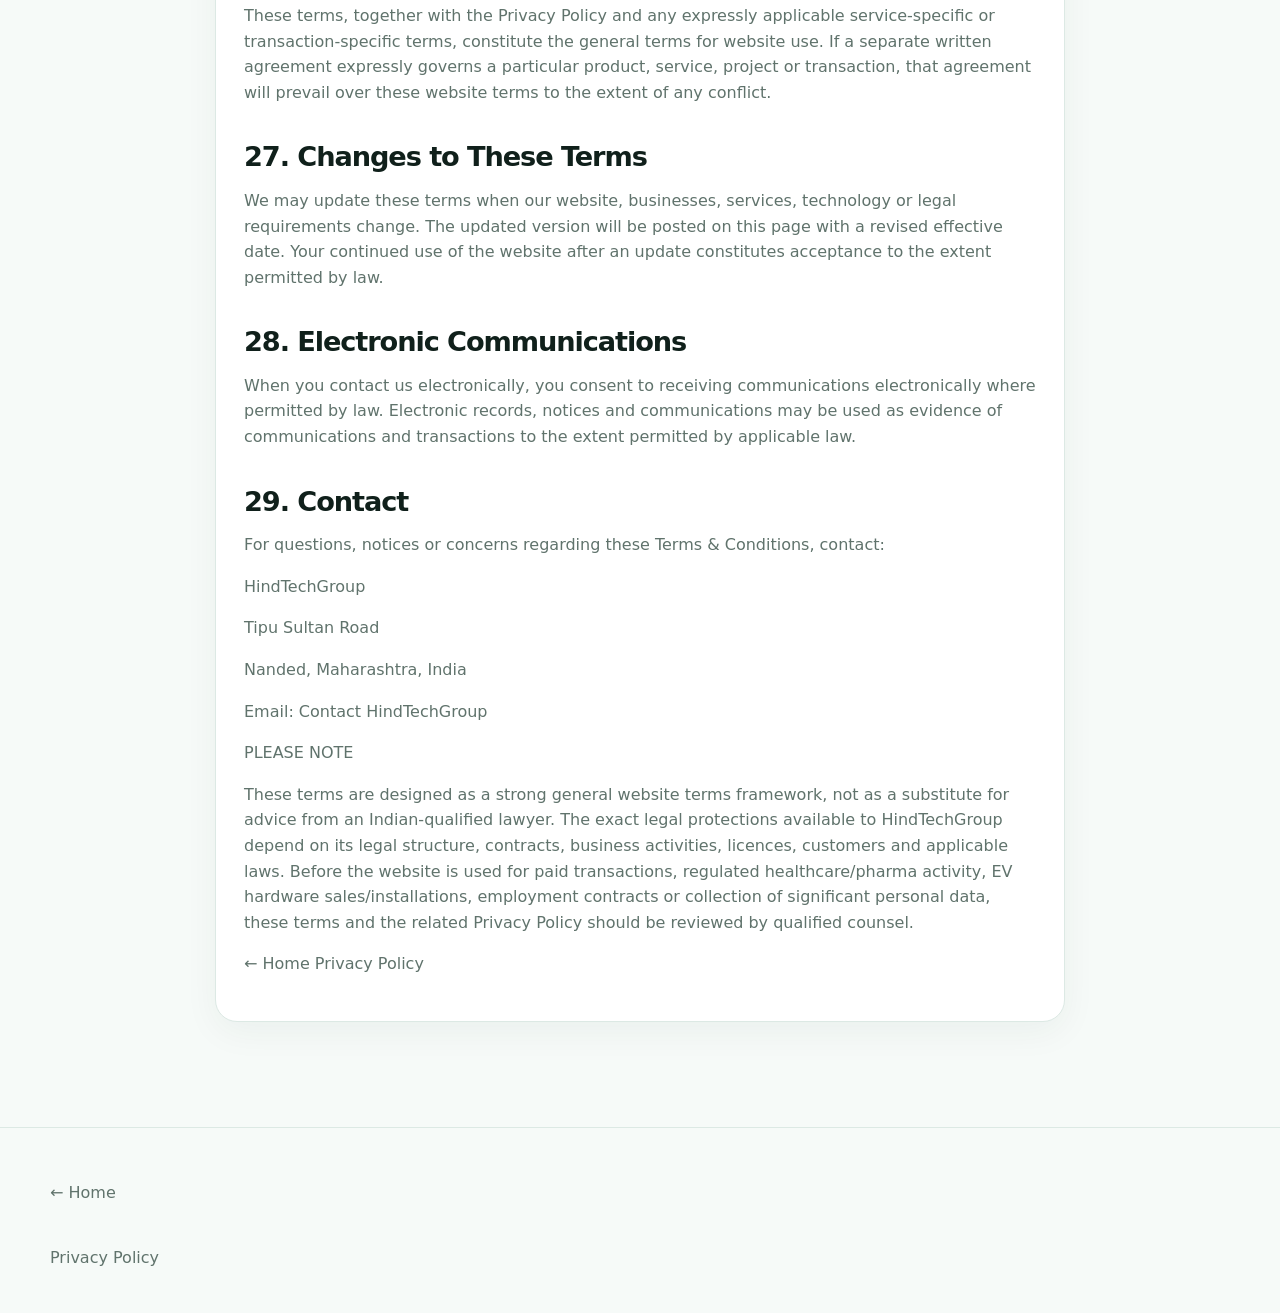
<file: View/terms.html>
<!doctype html><html lang="en"><head><meta charset="utf-8"><meta name="viewport" content="width=device-width,initial-scale=1"><meta name="description" content="Terms & Conditions for HindTechGroup."><link rel="stylesheet" href="styles.css"><title>Terms & Conditions — HindTechGroup</title><style>.legalText h2{font-size:1.7rem;margin-top:38px}.legalText p{color:var(--muted)}.legalBullet{padding-left:18px}.legalGap{height:4px}</style></head><body><header class="siteHeader"><div class="nav container"><a href="index.html"><img class="logo logoLight" src="../Assets/HTG_logo.png" alt="HindTechGroup"><img class="logo logoDark" src="../Assets/HTG_logo_dark.png" alt="HindTechGroup"></a><nav id="mainNav" class="navLinks" aria-label="Primary navigation"><a href="about.html">About</a><a href="businesses.html">Businesses</a><a href="products.html">Products</a><a href="services.html">Services</a><a href="technology.html">Technology</a><a href="careers.html">Careers</a><a href="contact.html">Contact</a></nav><div><button id="themeToggle" class="themeBtn" type="button" aria-label="Switch theme"><span class="themeIcon" aria-hidden="true">☼</span></button><button id="menuToggle" class="menuBtn" type="button" aria-controls="mainNav" aria-expanded="false" aria-label="Open navigation menu"><span class="menuIcon" aria-hidden="true"><i></i><i></i><i></i></span></button></div></div></header><main><section class="pageHero"><div class="container"><div class="eyebrow">LEGAL • WEBSITE TERMS</div><h1>Terms & Conditions</h1><p class="lead">Please read this document carefully before using the HindTechGroup website or relying on information published through it.</p></div></section><section class="section"><div class="container legal"><div class="card legalText" id="legalSource" data-source="../Assets/terms-and-conditions.txt">Loading...</div></div></section></main><footer class="footer"><div class="container"><a href="index.html">← Home</a> &nbsp; <a href="privacy.html">Privacy Policy</a></div></footer><script type="module" src="sitePage.js"></script><script src="../Assets/legal-loader.js"></script></body></html>
</file>
<file: View/styles.css>
:root{--bg:#f6faf8;--surface:#fff;--surface2:#edf6f2;--text:#10201b;--muted:#60736c;--line:#dce9e4;--brand:#159a73;--glow:rgba(21,154,115,.2);--shadow:0 20px 60px rgba(18,60,48,.1);--max:1180px}html[data-theme=dark]{--bg:#07110e;--surface:#0d1a16;--surface2:#11251f;--text:#eefaf6;--muted:#a2b9b0;--line:#1d3930;--brand:#34d6a3;--glow:rgba(52,214,163,.16);--shadow:0 24px 80px rgba(0,0,0,.35)}*{box-sizing:border-box}html{scroll-behavior:smooth}body{margin:0;background:var(--bg);color:var(--text);font-family:Inter,system-ui,-apple-system,"Segoe UI",sans-serif;line-height:1.6}a{color:inherit;text-decoration:none}button,input,textarea{font:inherit}img{max-width:100%}.container{width:min(var(--max),calc(100% - 40px));margin:auto}.siteHeader{position:fixed;z-index:50;top:16px;left:50%;transform:translateX(-50%);width:min(1200px,calc(100% - 28px));padding:10px 14px;background:color-mix(in srgb,var(--surface) 84%,transparent);border:1px solid var(--line);backdrop-filter:blur(18px);border-radius:20px;box-shadow:var(--shadow)}.nav{display:flex;align-items:center;justify-content:space-between;gap:18px}.nav>a{display:flex;align-items:center;justify-content:flex-start;flex:0 0 auto}.nav>div:last-child{display:flex;align-items:center;justify-content:flex-end;gap:8px;flex:0 0 auto}.nav>div:last-child button{display:inline-flex;align-items:center;justify-content:center;vertical-align:middle}.logo{width:180px;height:58px;display:block;object-fit:contain;object-position:center}.logoLight{object-fit:contain;object-position:center}.logoDark{display:none;object-fit:contain;object-position:center}html[data-theme=dark] .logoLight{display:none}html[data-theme=dark] .logoDark{display:block}.navLinks{display:flex;gap:4px;align-items:center}.navLinks a,.themeBtn,.menuBtn{padding:9px 11px;border:0;background:transparent;color:var(--muted);border-radius:10px;cursor:pointer}.navLinks a:hover,.themeBtn:hover{color:var(--text);background:var(--surface2)}.menuBtn{display:none}.hero{min-height:760px;display:grid;align-items:center;position:relative;overflow:hidden;padding:150px 0 100px;background:radial-gradient(circle at 76% 36%,var(--glow),transparent 34%)}.hero:before{content:"";position:absolute;inset:0;opacity:.35;background-image:linear-gradient(var(--line) 1px,transparent 1px),linear-gradient(90deg,var(--line) 1px,transparent 1px);background-size:72px 72px;mask-image:linear-gradient(to bottom,#000,transparent 90%)}.heroGrid{position:relative;display:grid;grid-template-columns:1.05fr .95fr;gap:70px;align-items:center}.eyebrow{font-size:.76rem;font-weight:800;letter-spacing:.15em;text-transform:uppercase;color:var(--brand)}h1{font-size:clamp(3.3rem,7vw,6.8rem);line-height:.95;letter-spacing:-.065em;margin:18px 0 25px}h2{font-size:clamp(2rem,4vw,3.5rem);line-height:1.05;letter-spacing:-.04em;margin:10px 0 16px}h3{margin:8px 0;font-size:1.3rem}.lead{font-size:clamp(1.05rem,1.8vw,1.35rem);color:var(--muted);max-width:650px}.actions{display:flex;flex-wrap:wrap;gap:12px;margin-top:30px}.btn{display:inline-flex;align-items:center;justify-content:center;gap:8px;border-radius:12px;padding:13px 18px;font-weight:750;border:1px solid var(--line)}.btn.primary{background:var(--brand);color:#06130f;border-color:var(--brand)}.btn.secondary{background:var(--surface)}.visual{min-height:430px;border:1px solid var(--line);border-radius:36px;background:var(--surface);box-shadow:var(--shadow);position:relative;overflow:hidden}.heroVisualImage{display:block;width:100%;height:100%;min-height:430px;object-fit:cover;object-position:center;border-radius:inherit}.section{padding:105px 0}.section.alt{background:var(--surface2)}.sectionHead{max-width:760px;margin-bottom:45px}.grid3{display:grid;grid-template-columns:repeat(3,1fr);gap:18px}.card{padding:28px;border:1px solid var(--line);background:var(--surface);border-radius:22px;box-shadow:0 10px 35px rgba(10,50,40,.05)}.card p{color:var(--muted)}.icon{font-size:2rem;color:var(--brand)}.number{font-size:3.3rem;font-weight:850;letter-spacing:-.06em}.split{display:grid;grid-template-columns:1fr 1fr;gap:45px;align-items:center}.quote{padding:38px;border-left:3px solid var(--brand);background:var(--surface)}.footer{padding:45px 0 35px;border-top:1px solid var(--line);color:var(--muted)}.footerGrid{display:grid;grid-template-columns:1.4fr 1fr 1fr;gap:30px}.footer a{display:block;margin:7px 0}.form{display:grid;gap:14px}.formGrid{display:grid;grid-template-columns:1fr 1fr;gap:14px}.field{display:grid;gap:7px}.field label{font-weight:700;font-size:.9rem}.field input,.field textarea{width:100%;padding:13px 14px;border:1px solid var(--line);background:var(--surface);color:var(--text);border-radius:11px;outline:none}.field input:focus,.field textarea:focus{border-color:var(--brand);box-shadow:0 0 0 4px var(--glow)}.formStatus{color:var(--brand);min-height:24px}.reveal{opacity:0;transform:translateY(18px);transition:opacity .65s ease,transform .65s ease}.reveal.is-visible{opacity:1;transform:none}.pageHero{padding:180px 0 85px;background:radial-gradient(circle at 80% 30%,var(--glow),transparent 30%)}.map{width:100%;height:300px;border:0;border-radius:22px}.legal{max-width:850px}.legal h2{font-size:1.7rem;margin-top:38px}@media(max-width:900px){.heroGrid,.split{grid-template-columns:1fr}.visual{min-height:0}.heroVisualImage{height:auto;min-height:0;object-fit:contain;object-position:center}.grid3{grid-template-columns:1fr}.navLinks{position:absolute;top:calc(100% + 10px);left:0;right:0;display:none;padding:14px;background:color-mix(in srgb,var(--surface) 96%,transparent);border:1px solid var(--line);border-radius:22px;flex-direction:column;align-items:stretch;box-shadow:0 24px 70px rgba(10,50,40,.16);backdrop-filter:blur(20px);overflow:hidden}.navLinks.is-open{display:flex;animation:menuIn .22s ease both}.navLinks a{display:flex;align-items:center;justify-content:space-between;padding:14px 16px;font-size:1.05rem;font-weight:650;border-bottom:1px solid var(--line)}.navLinks a:last-child{border-bottom:0}.navLinks a::after{content:"↗";color:var(--brand);font-size:.9rem;opacity:.65}.navLinks a:hover{background:var(--surface2);color:var(--text);transform:translateX(3px)}.menuBtn{font-size:1.45rem;line-height:1;min-width:44px;min-height:44px}.themeBtn{font-size:1.15rem;min-width:44px;min-height:44px}@keyframes menuIn{from{opacity:0;transform:translateY(-8px) scale(.98)}to{opacity:1;transform:none}}.menuBtn{display:inline-block}.footerGrid{grid-template-columns:1fr 1fr}.formGrid{grid-template-columns:1fr}}@media(max-width:600px){.map{height:230px}.container{width:calc(100% - 28px)}.siteHeader{top:9px}.logo{width:155px;height:52px}.logoLight{object-fit:contain;object-position:center}.logoDark{object-fit:contain;object-position:left center}.hero{min-height:auto;padding:135px 0 70px}h1{font-size:3.5rem}.section{padding:75px 0}.footerGrid{grid-template-columns:1fr}.btn{width:100%}.actions{flex-direction:column}}
:focus-visible{outline:3px solid var(--brand);outline-offset:3px}.themeIcon{display:inline-grid;place-items:center;width:1.2em;height:1.2em;font-size:1.2em;line-height:1}.menuIcon{display:inline-flex;flex-direction:column;justify-content:center;gap:4px;width:22px;height:22px}.menuIcon i{display:block;width:22px;height:2px;border-radius:2px;background:currentColor;transition:transform .2s ease,opacity .2s ease}.menuBtn[aria-expanded="true"] .menuIcon i:nth-child(1){transform:translateY(6px) rotate(45deg)}.menuBtn[aria-expanded="true"] .menuIcon i:nth-child(2){opacity:0}.menuBtn[aria-expanded="true"] .menuIcon i:nth-child(3){transform:translateY(-6px) rotate(-45deg)}body{overflow-x:hidden}.visual{aspect-ratio:1/1;min-height:0}.heroVisualImage{width:100%;height:100%;min-height:0;object-fit:cover;object-position:center}.btn{transition:transform .2s ease,box-shadow .2s ease}.btn:hover{transform:translateY(-2px);box-shadow:0 10px 25px var(--glow)}@media(max-width:900px){.heroVisualImage{height:auto;min-height:0;object-fit:contain}.visual{aspect-ratio:auto}.navLinks{max-height:calc(100vh - 110px);overflow:auto;-webkit-overflow-scrolling:touch}}@media(max-width:600px){.logo{width:155px;height:52px}.heroVisualImage{width:100%;height:auto;display:block;object-fit:contain}.visual{height:auto}.btn{min-height:50px}}@media(prefers-reduced-motion:reduce){*,*::before,*::after{scroll-behavior:auto!important;animation-duration:.01ms!important;animation-iteration-count:1!important;transition-duration:.01ms!important}}.legalText{white-space:normal;overflow-wrap:anywhere;word-break:break-word;hyphens:auto}.legalText p,.legalText h2{max-width:100%}
</file>
